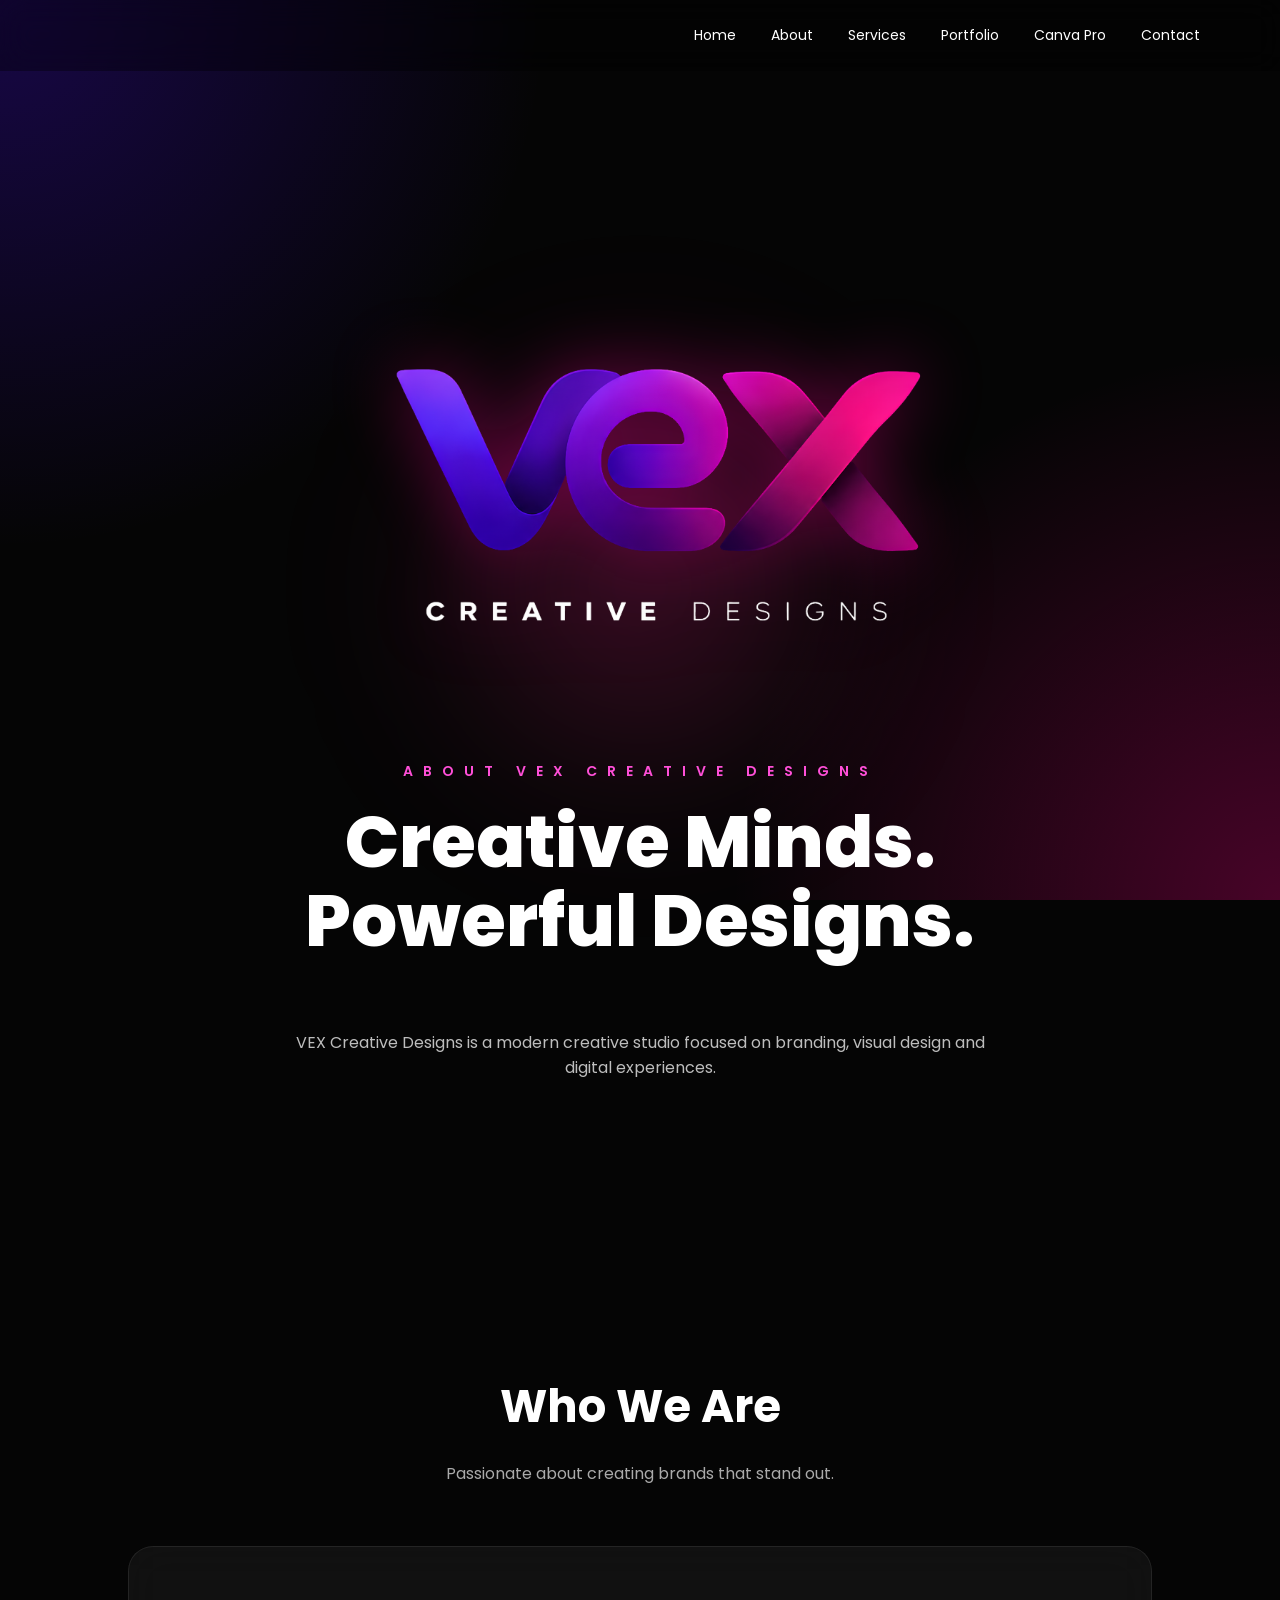
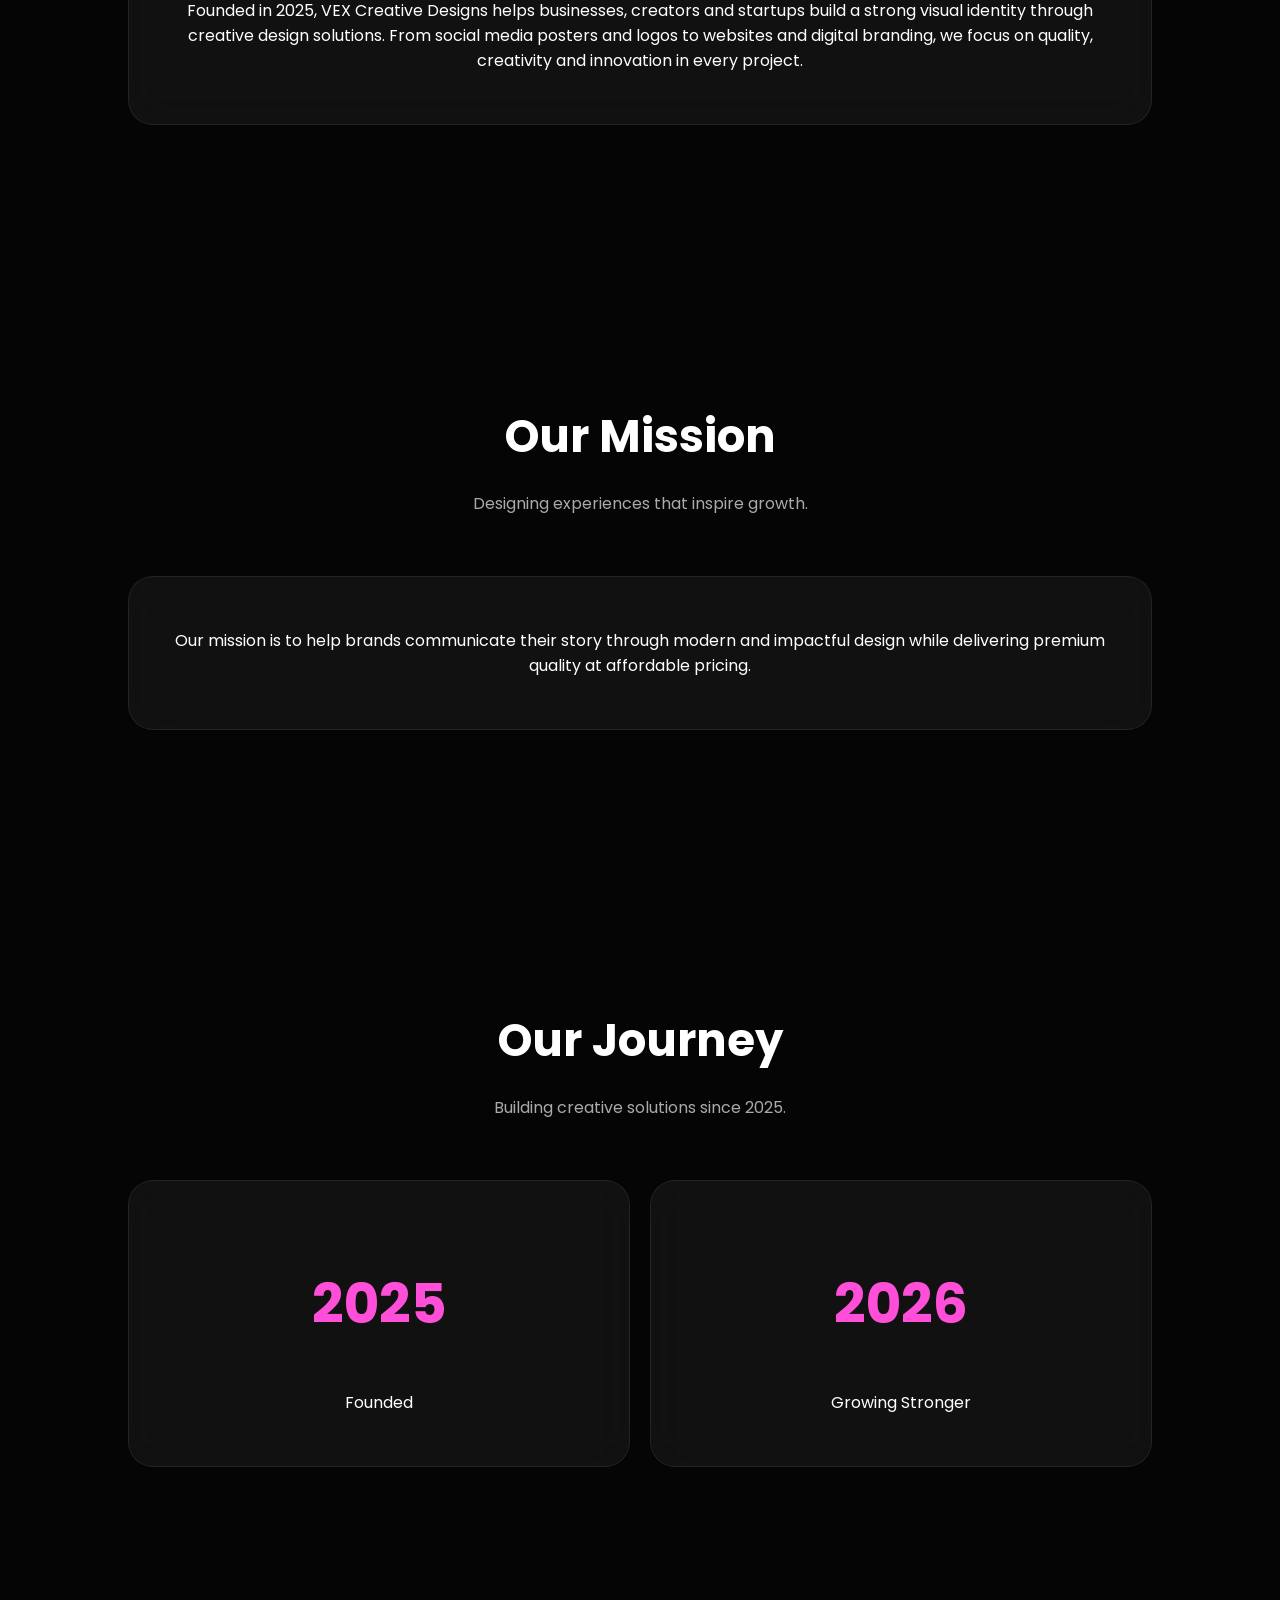
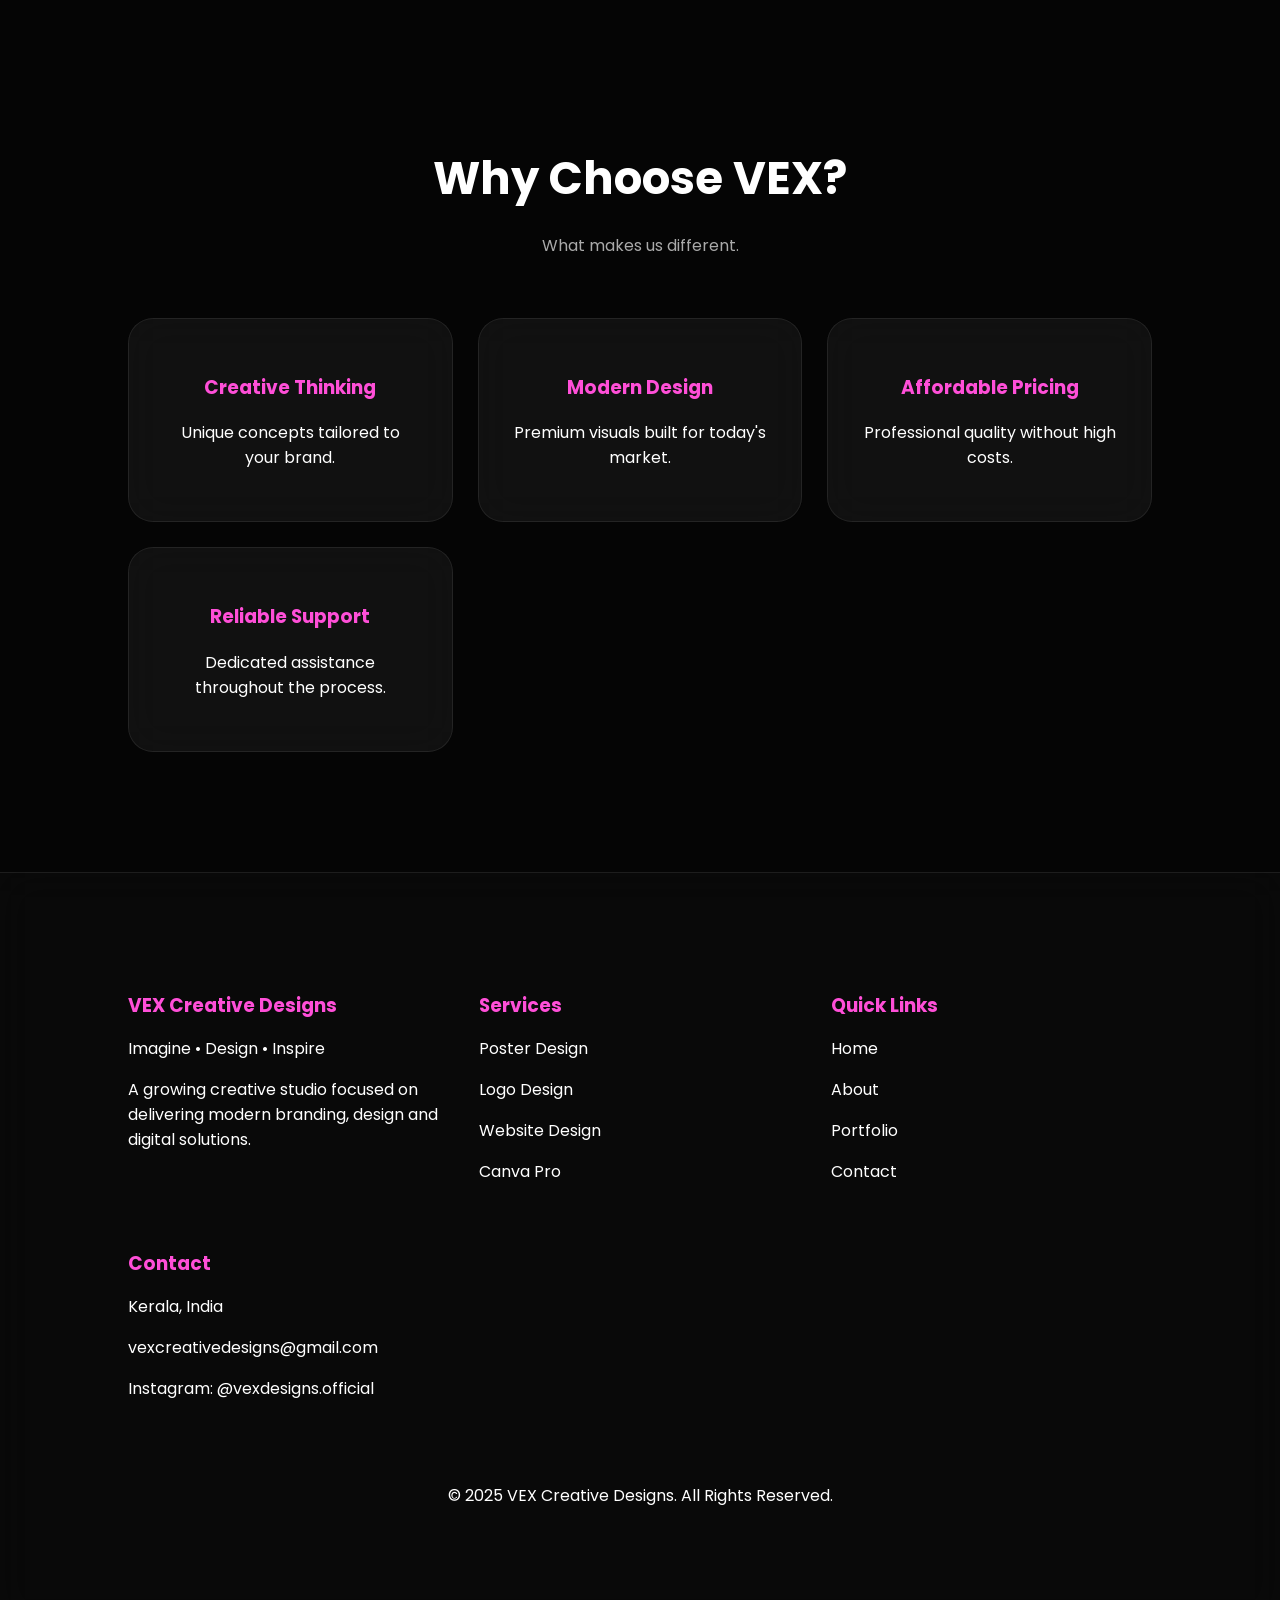
<file: about.html>
<!DOCTYPE html>
<html lang="en">
<head>
<meta charset="UTF-8">
<meta name="viewport" content="width=device-width, initial-scale=1.0">

<title>About VEX Creative Designs | Our Creative Studio</title>

<meta name="description" content="Learn about VEX Creative Designs, a creative studio in Kerala specializing in branding, logo design, social media posters, websites and digital design.">

<meta name="robots" content="index, follow">

<link rel="canonical" href="https://vex.official.work.gd/about.html">

<meta property="og:type" content="website">
<meta property="og:site_name" content="VEX Creative Designs">
<meta property="og:title" content="About VEX Creative Designs | Our Creative Studio">
<meta property="og:description" content="Discover the story, mission and creative approach behind VEX Creative Designs, a modern branding and digital design studio.">
<meta property="og:url" content="https://vex.official.work.gd/about.html">
<meta property="og:image" content="https://vex.official.work.gd/logo.png">

<meta name="twitter:card" content="summary">

<link rel="stylesheet" href="style.css">

<link href="https://fonts.googleapis.com/css2?family=Poppins:wght@300;400;500;600;700;800&display=swap" rel="stylesheet">
</head>

<body>

<div class="bg"></div>

<nav>
<a href="index.html">Home</a>
<a href="about.html">About</a>
<a href="services.html">Services</a>
<a href="portfolio.html">Portfolio</a>
<a href="canva-pro.html">Canva Pro</a>
<a href="contact.html">Contact</a>
</nav>
  
  <section class="hero">

<img src="logo.png" alt="VEX Logo">

<div class="tagline">
ABOUT VEX CREATIVE DESIGNS
</div>

<h1>
Creative Minds.<br>
Powerful Designs.
</h1>

<p>
VEX Creative Designs is a modern creative studio focused on
branding, visual design and digital experiences.
</p>

</section>

<section class="reveal">

<h2 class="title">Who We Are</h2>

<p class="subtitle">
Passionate about creating brands that stand out.
</p>

<div class="card">

<p>
Founded in 2025, VEX Creative Designs helps businesses,
creators and startups build a strong visual identity through
creative design solutions.

From social media posters and logos to websites and digital
branding, we focus on quality, creativity and innovation in
every project.
</p>

</div>

</section>

<section class="reveal">

<h2 class="title">Our Mission</h2>

<p class="subtitle">
Designing experiences that inspire growth.
</p>

<div class="card">

<p>
Our mission is to help brands communicate their story through
modern and impactful design while delivering premium quality
at affordable pricing.
</p>

</div>

</section>

<section class="reveal">

<h2 class="title">Our Journey</h2>

<p class="subtitle">
Building creative solutions since 2025.
</p>

<div class="counter-grid">

<div class="counter">
<h2>2025</h2>
<p>Founded</p>
</div>

<div class="counter">
<h2>2026</h2>
<p>Growing Stronger</p>
</div>

</div>

</section>

<section class="reveal">

<h2 class="title">Why Choose VEX?</h2>

<p class="subtitle">
What makes us different.
</p>

<div class="grid">

<div class="card">
<h3>Creative Thinking</h3>
<p>Unique concepts tailored to your brand.</p>
</div>

<div class="card">
<h3>Modern Design</h3>
<p>Premium visuals built for today's market.</p>
</div>

<div class="card">
<h3>Affordable Pricing</h3>
<p>Professional quality without high costs.</p>
</div>

<div class="card">
<h3>Reliable Support</h3>
<p>Dedicated assistance throughout the process.</p>
</div>

</div>

</section>
<footer>

<div class="footer-grid">

<div>
<h3 class="footer-title">VEX Creative Designs</h3>
<p>Imagine • Design • Inspire</p>
<p>
A growing creative studio focused on delivering modern branding,
design and digital solutions.
</p>
</div>

<div>
<h3 class="footer-title">Services</h3>
<p>Poster Design</p>
<p>Logo Design</p>
<p>Website Design</p>
<p>Canva Pro</p>
</div>

<div>
<h3 class="footer-title">Quick Links</h3>
<p>Home</p>
<p>About</p>
<p>Portfolio</p>
<p>Contact</p>
</div>

<div>
<h3 class="footer-title">Contact</h3>
<p>Kerala, India</p>
<p>vexcreativedesigns@gmail.com</p>
<p>Instagram: @vexdesigns.official</p>
</div>

</div>

<br><br>

<center>
<p>© 2025 VEX Creative Designs. All Rights Reserved.</p>
</center>

</footer>

<script src="script.js"></script>

</body>
</html>
</file>
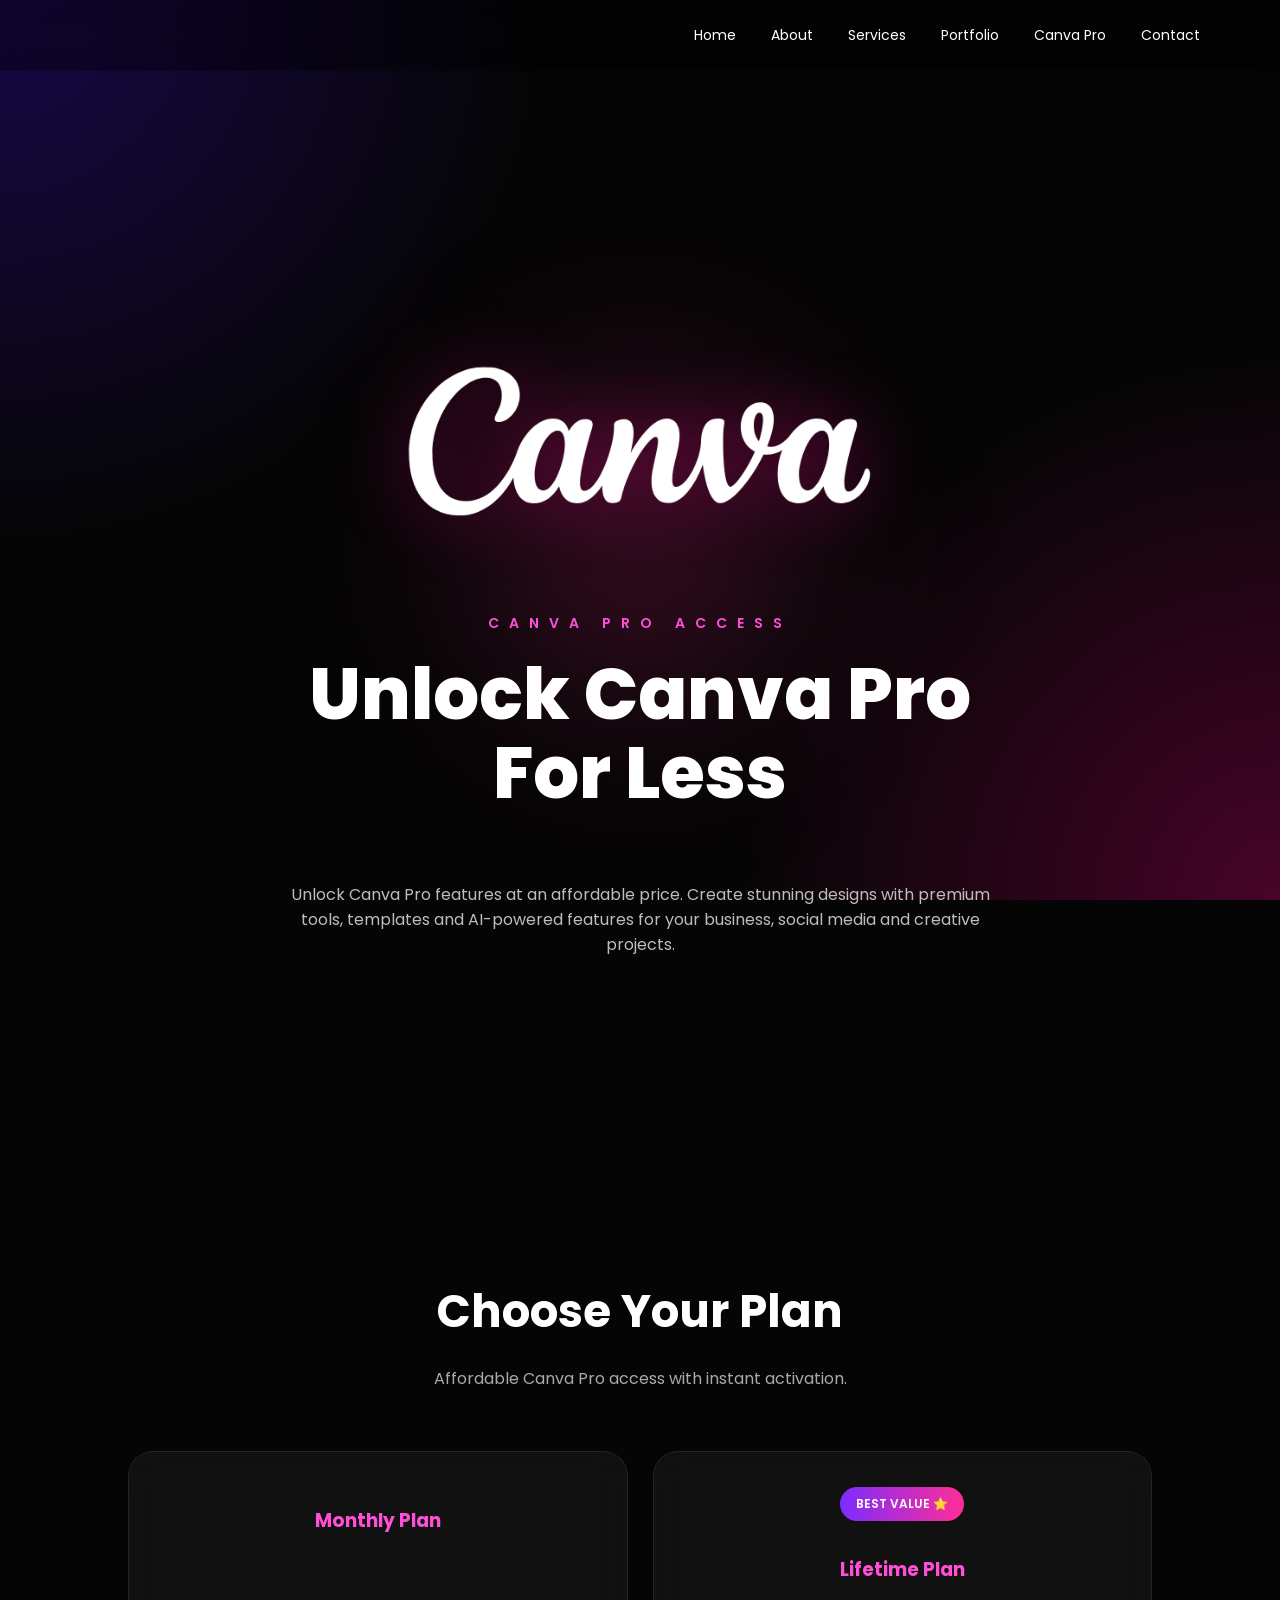
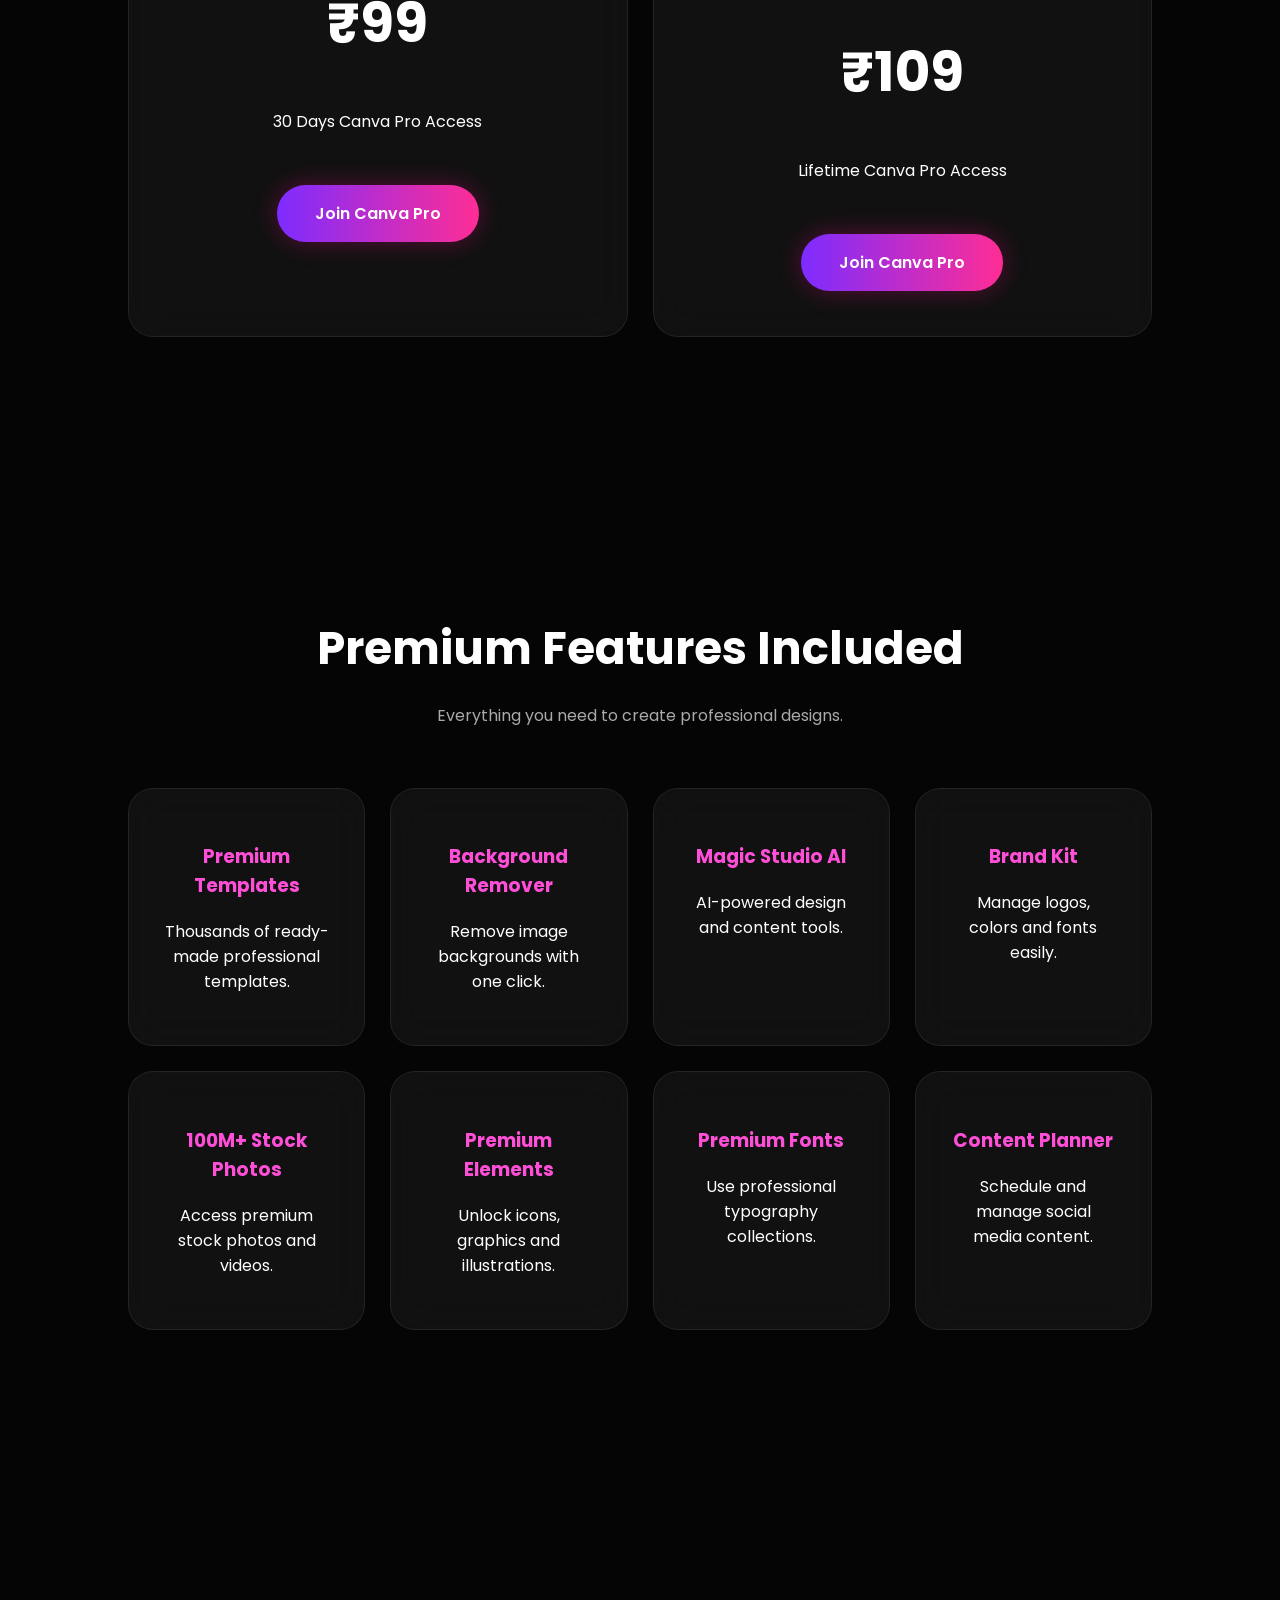
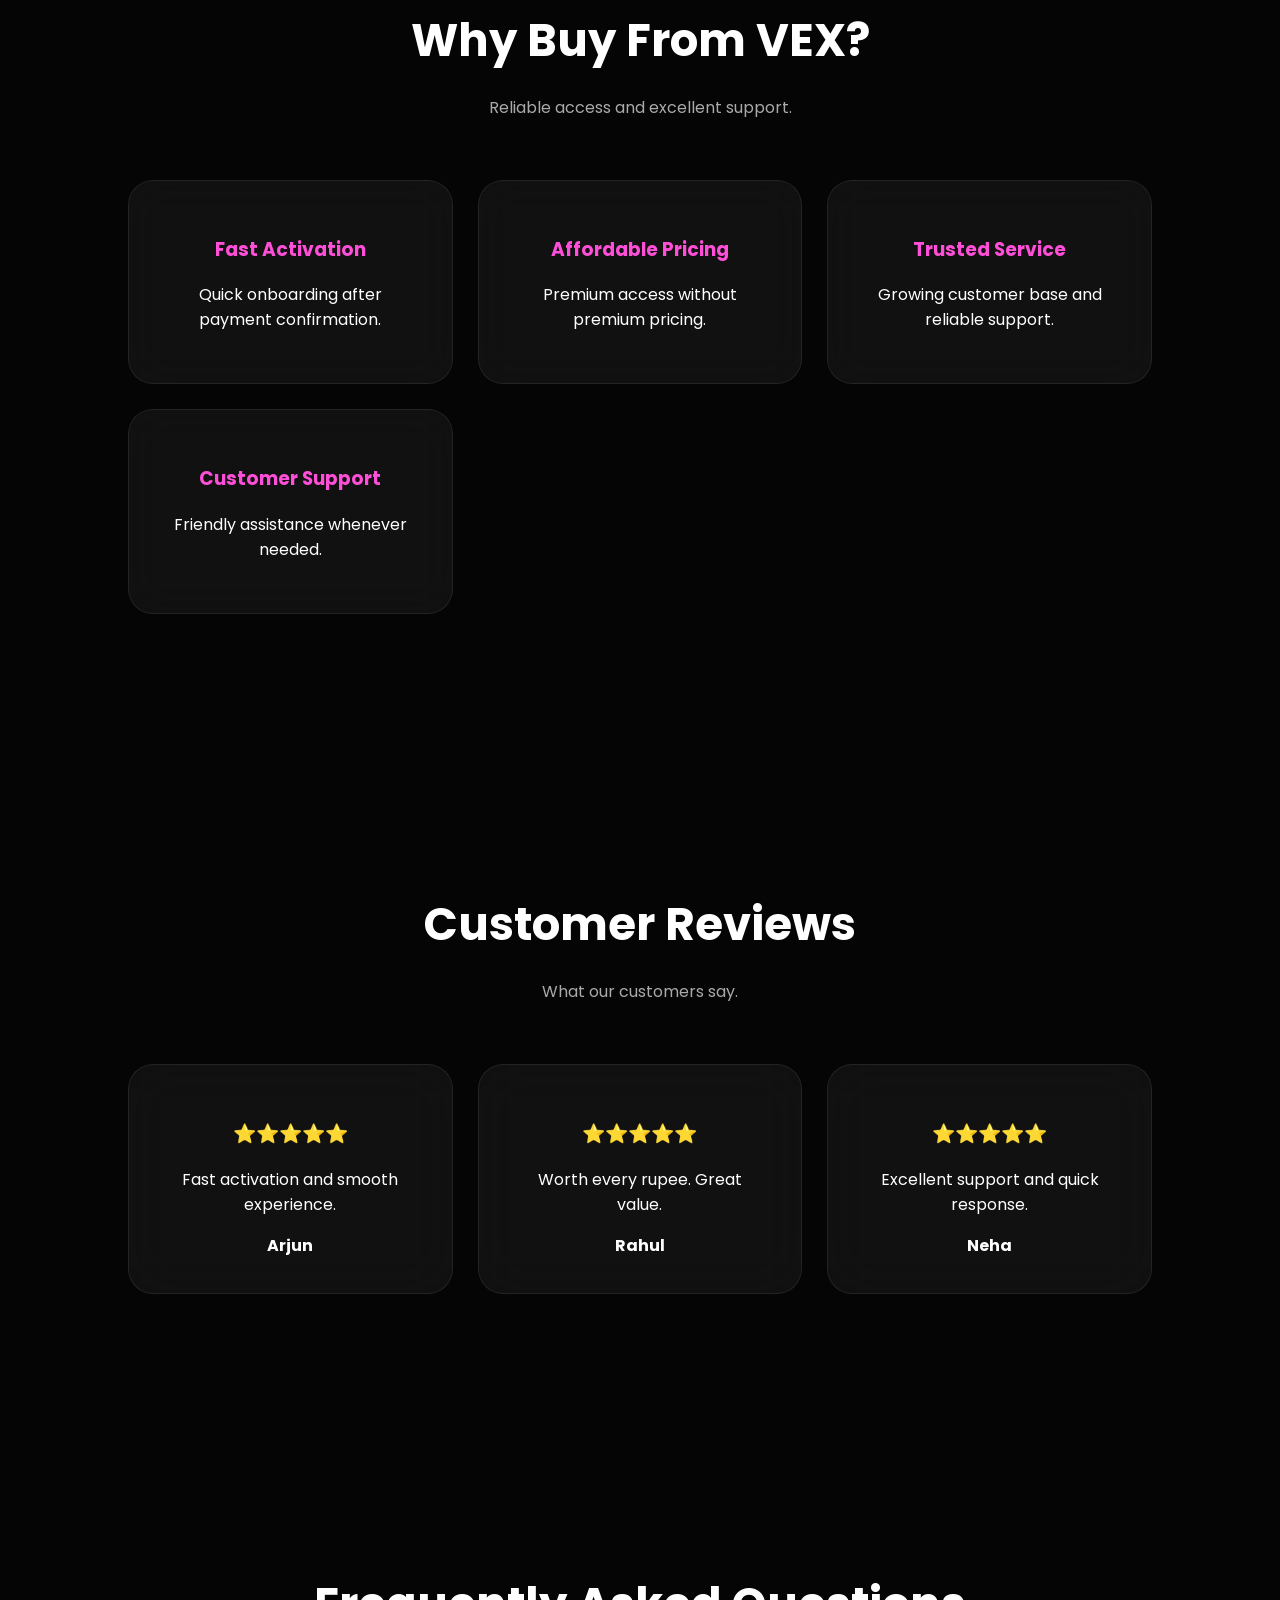
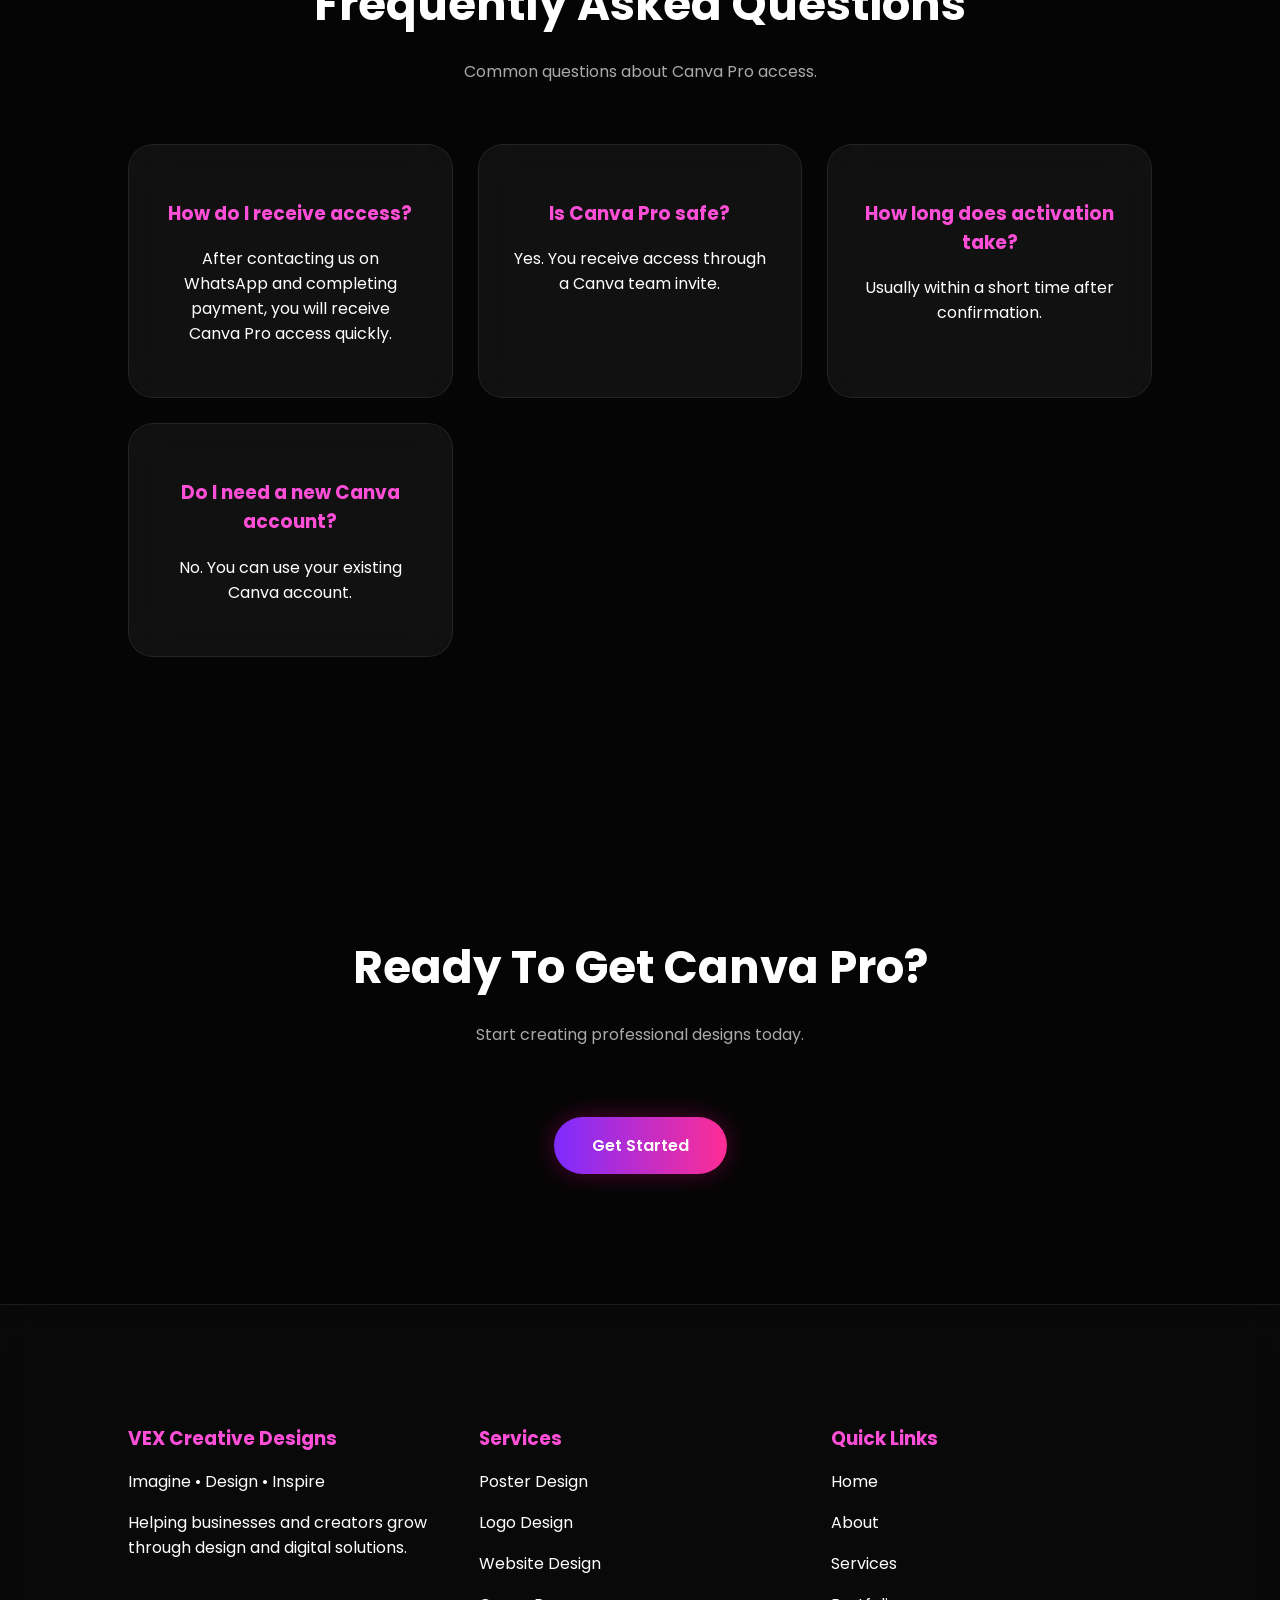
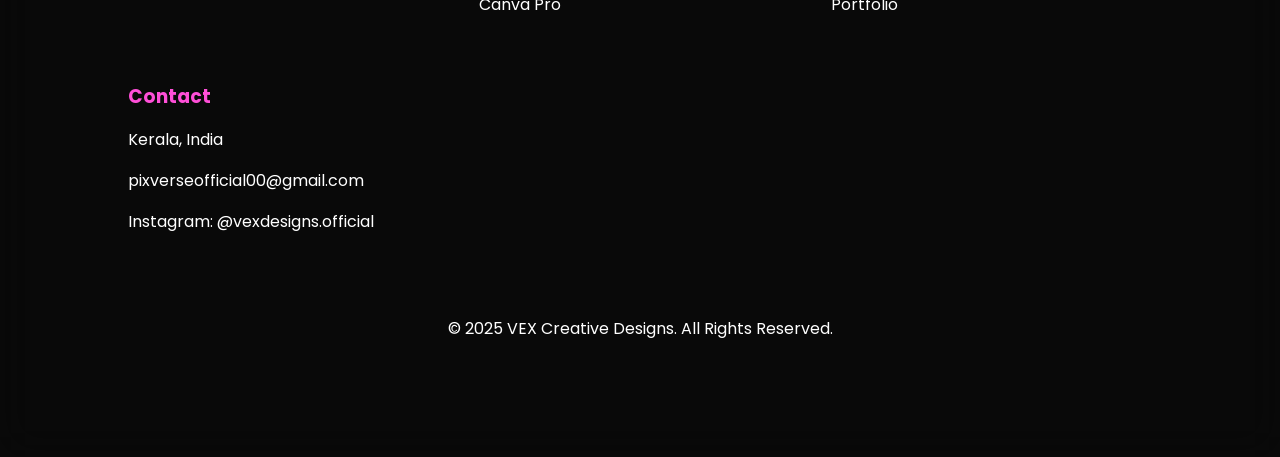
<file: canva-pro.html>
<!DOCTYPE html>



<html lang="en">

<head>

<meta charset="UTF-8">

<meta name="viewport" content="width=device-width, initial-scale=1.0">


<title>Canva Pro Access & Plans | VEX Creative Designs</title>

<meta name="description" content="Explore Canva Pro access plans from VEX Creative Designs. Learn about premium templates, design tools, pricing, activation and available support.">

<meta name="robots" content="index, follow">

<link rel="canonical" href="https://vex.official.work.gd/canva-pro.html">

<meta property="og:type" content="website">
<meta property="og:site_name" content="VEX Creative Designs">
<meta property="og:title" content="Canva Pro Access & Plans | VEX Creative Designs">
<meta property="og:description" content="Explore Canva Pro access plans, premium creative tools, pricing information and support from VEX Creative Designs.">
<meta property="og:url" content="https://vex.official.work.gd/canva-pro.html">
<meta property="og:image" content="https://vex.official.work.gd/logo.png">
<meta property="og:image:alt" content="VEX Creative Designs Logo">

<meta name="twitter:card" content="summary">

<link rel="icon" type="image/png" href="https://vex.official.work.gd/logo.png">
<link rel="apple-touch-icon" href="https://vex.official.work.gd/logo.png">

<meta name="theme-color" content="#10051f">



<link rel="stylesheet" href="style.css">



<link href="https://fonts.googleapis.com/css2?family=Poppins:wght@300;400;500;600;700;800&display=swap" rel="stylesheet">

</head>



<body>



<div class="bg"></div>



<!-- NAVBAR -->



<nav>

<a href="index.html">Home</a>

<a href="about.html">About</a>

<a href="services.html">Services</a>

<a href="portfolio.html">Portfolio</a>

<a href="canva-pro.html">Canva Pro</a>

<a href="contact.html">Contact</a>

</nav>



<!-- HERO -->



<section class="hero">



<img src="canva-logo.png" alt="Canva Pro Logo">



<div class="tagline">

CANVA PRO ACCESS

</div>



<h1>

Unlock Canva Pro<br>

For Less

</h1>



<p>

Unlock Canva Pro features at an affordable price.

Create stunning designs with premium tools,

templates and AI-powered features for your

business, social media and creative projects.

</p>



</section>



<!-- PRICING -->



<section class="reveal">



<h2 class="title">Choose Your Plan</h2>



<p class="subtitle">

Affordable Canva Pro access with instant activation.

</p>



<div class="grid">



<div class="card">



<h3>Monthly Plan</h3>



<h1 style="font-size:55px;">₹99</h1>



<p>30 Days Canva Pro Access</p>



<br>



<a href="https://wa.me/918891404464?text=Hi%20VEX,%20I%20want%20to%20join%20Canva%20Pro%20Monthly%20Plan%20₹99"

class="btn primary">



Join Canva Pro



</a>



</div>



<div class="card">



<div style="

display:inline-block;

padding:8px 16px;

border-radius:30px;

background:linear-gradient(90deg,#7d2cff,#ff2d95);

font-size:12px;

font-weight:600;

margin-bottom:15px;">



BEST VALUE ⭐



</div>



<h3>Lifetime Plan</h3>



<h1 style="font-size:55px;">₹109</h1>



<p>Lifetime Canva Pro Access</p>



<br>



<a href="https://wa.me/918891404464?text=Hi%20VEX,%20I%20want%20to%20join%20Canva%20Pro%20Lifetime%20Plan%20₹109"

class="btn primary">



Join Canva Pro



</a>



</div>



</div>



</section>



<!-- FEATURES -->



<section class="reveal">



<h2 class="title">Premium Features Included</h2>



<p class="subtitle">

Everything you need to create professional designs.

</p>



<div class="features-grid">


<div class="card">

<h3>Premium Templates</h3>

<p>Thousands of ready-made professional templates.</p>

</div>



<div class="card">

<h3>Background Remover</h3>

<p>Remove image backgrounds with one click.</p>

</div>



<div class="card">

<h3>Magic Studio AI</h3>

<p>AI-powered design and content tools.</p>

</div>



<div class="card">

<h3>Brand Kit</h3>

<p>Manage logos, colors and fonts easily.</p>

</div>



<div class="card">

<h3>100M+ Stock Photos</h3>

<p>Access premium stock photos and videos.</p>

</div>



<div class="card">

<h3>Premium Elements</h3>

<p>Unlock icons, graphics and illustrations.</p>

</div>



<div class="card">

<h3>Premium Fonts</h3>

<p>Use professional typography collections.</p>

</div>



<div class="card">

<h3>Content Planner</h3>

<p>Schedule and manage social media content.</p>

</div>



</div>



</section>



<!-- WHY CHOOSE -->



<section class="reveal">



<h2 class="title">Why Buy From VEX?</h2>



<p class="subtitle">

Reliable access and excellent support.

</p>



<div class="grid">



<div class="card">

<h3>Fast Activation</h3>

<p>Quick onboarding after payment confirmation.</p>

</div>



<div class="card">

<h3>Affordable Pricing</h3>

<p>Premium access without premium pricing.</p>

</div>



<div class="card">

<h3>Trusted Service</h3>

<p>Growing customer base and reliable support.</p>

</div>



<div class="card">

<h3>Customer Support</h3>

<p>Friendly assistance whenever needed.</p>

</div>



</div>



</section>



<!-- TESTIMONIALS -->



<section class="reveal">



<h2 class="title">Customer Reviews</h2>



<p class="subtitle">

What our customers say.

</p>



<div class="grid">



<div class="testimonial">

<h3>⭐⭐⭐⭐⭐</h3>

<p>Fast activation and smooth experience.</p>

<b>Arjun</b>

</div>



<div class="testimonial">

<h3>⭐⭐⭐⭐⭐</h3>

<p>Worth every rupee. Great value.</p>

<b>Rahul</b>

</div>



<div class="testimonial">

<h3>⭐⭐⭐⭐⭐</h3>

<p>Excellent support and quick response.</p>

<b>Neha</b>

</div>



</div>



</section>



<!-- FAQ -->



<section class="reveal">



<h2 class="title">Frequently Asked Questions</h2>



<p class="subtitle">

Common questions about Canva Pro access.

</p>



<div class="grid">



<div class="card">

<h3>How do I receive access?</h3>

<p>

After contacting us on WhatsApp and completing payment,

you will receive Canva Pro access quickly.

</p>

</div>



<div class="card">

<h3>Is Canva Pro safe?</h3>

<p>

Yes. You receive access through a Canva team invite.

</p>

</div>



<div class="card">

<h3>How long does activation take?</h3>

<p>

Usually within a short time after confirmation.

</p>

</div>



<div class="card">

<h3>Do I need a new Canva account?</h3>

<p>

No. You can use your existing Canva account.

</p>

</div>



</div>



</section>



<!-- CTA -->



<section class="reveal" id="start-project">



<h2 class="title">

Ready To Get Canva Pro?

</h2>



<p class="subtitle">

Start creating professional designs today.

</p>



<div style="text-align:center">



<a href="javascript:void(0)"

class="btn primary"

onclick="openForm()">



Get Started



</a>



</div>



</section>



<!-- FOOTER -->



<footer>



<div class="footer-grid">



<div>



<h3 class="footer-title">

VEX Creative Designs

</h3>



<p>

Imagine • Design • Inspire

</p>



<p>

Helping businesses and creators grow through

design and digital solutions.

</p>



</div>



<div>



<h3 class="footer-title">

Services

</h3>



<p>Poster Design</p>

<p>Logo Design</p>

<p>Website Design</p>

<p>Canva Pro</p>



</div>



<div>



<h3 class="footer-title">

Quick Links

</h3>



<p>Home</p>

<p>About</p>

<p>Services</p>

<p>Portfolio</p>



</div>



<div>



<h3 class="footer-title">

Contact

</h3>



<p>Kerala, India</p>




<p>pixverseofficial00@gmail.com</p>



<p>Instagram: @vexdesigns.official</p>



</div>



</div>



<br><br>



<center>



<p>

© 2025 VEX Creative Designs. All Rights Reserved.

</p>



</center>



</footer>



<!-- POPUP FORM -->



<div class="popup-form" id="popupForm">



<div class="form-box">



<span class="close-btn" onclick="closeForm()">✕</span>



<h2>Start Your Project</h2>



<form id="projectForm">



<input type="text" id="name" placeholder="Full Name" required>



<input type="email" id="email" placeholder="Email Address" required>



<input type="tel" id="phone" placeholder="Mobile Number" required>



<input type="text" id="brand" placeholder="Business / Brand Name">



<select id="service">

<option>Canva Pro Monthly ₹99</option>

<option>Canva Pro Lifetime ₹109</option>

</select>



<textarea

id="details"

placeholder="Additional details..."

rows="5"></textarea>



<button

type="button"

class="btn primary"

onclick="sendWhatsApp()">



Send Request



</button>



</form>



</div>



</div>



<script src="script.js"></script>



</body>

</html>
</file>
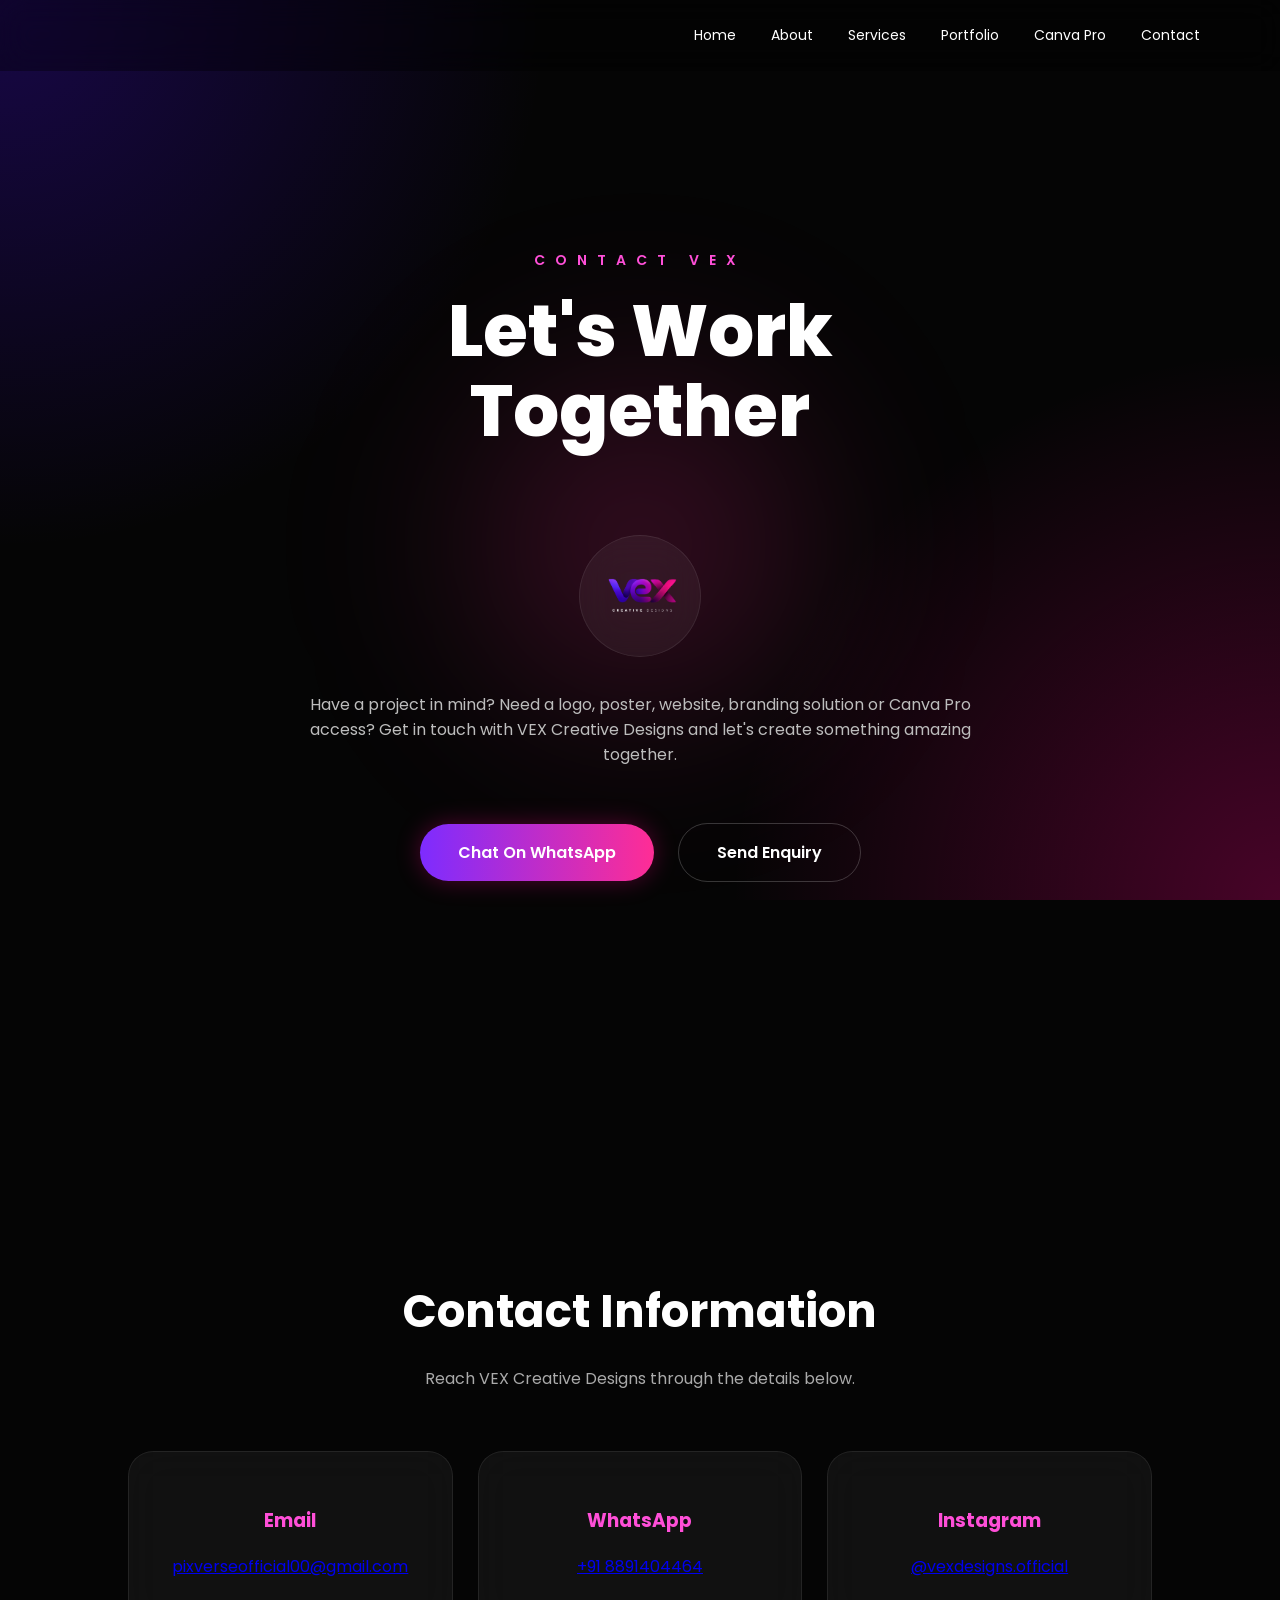
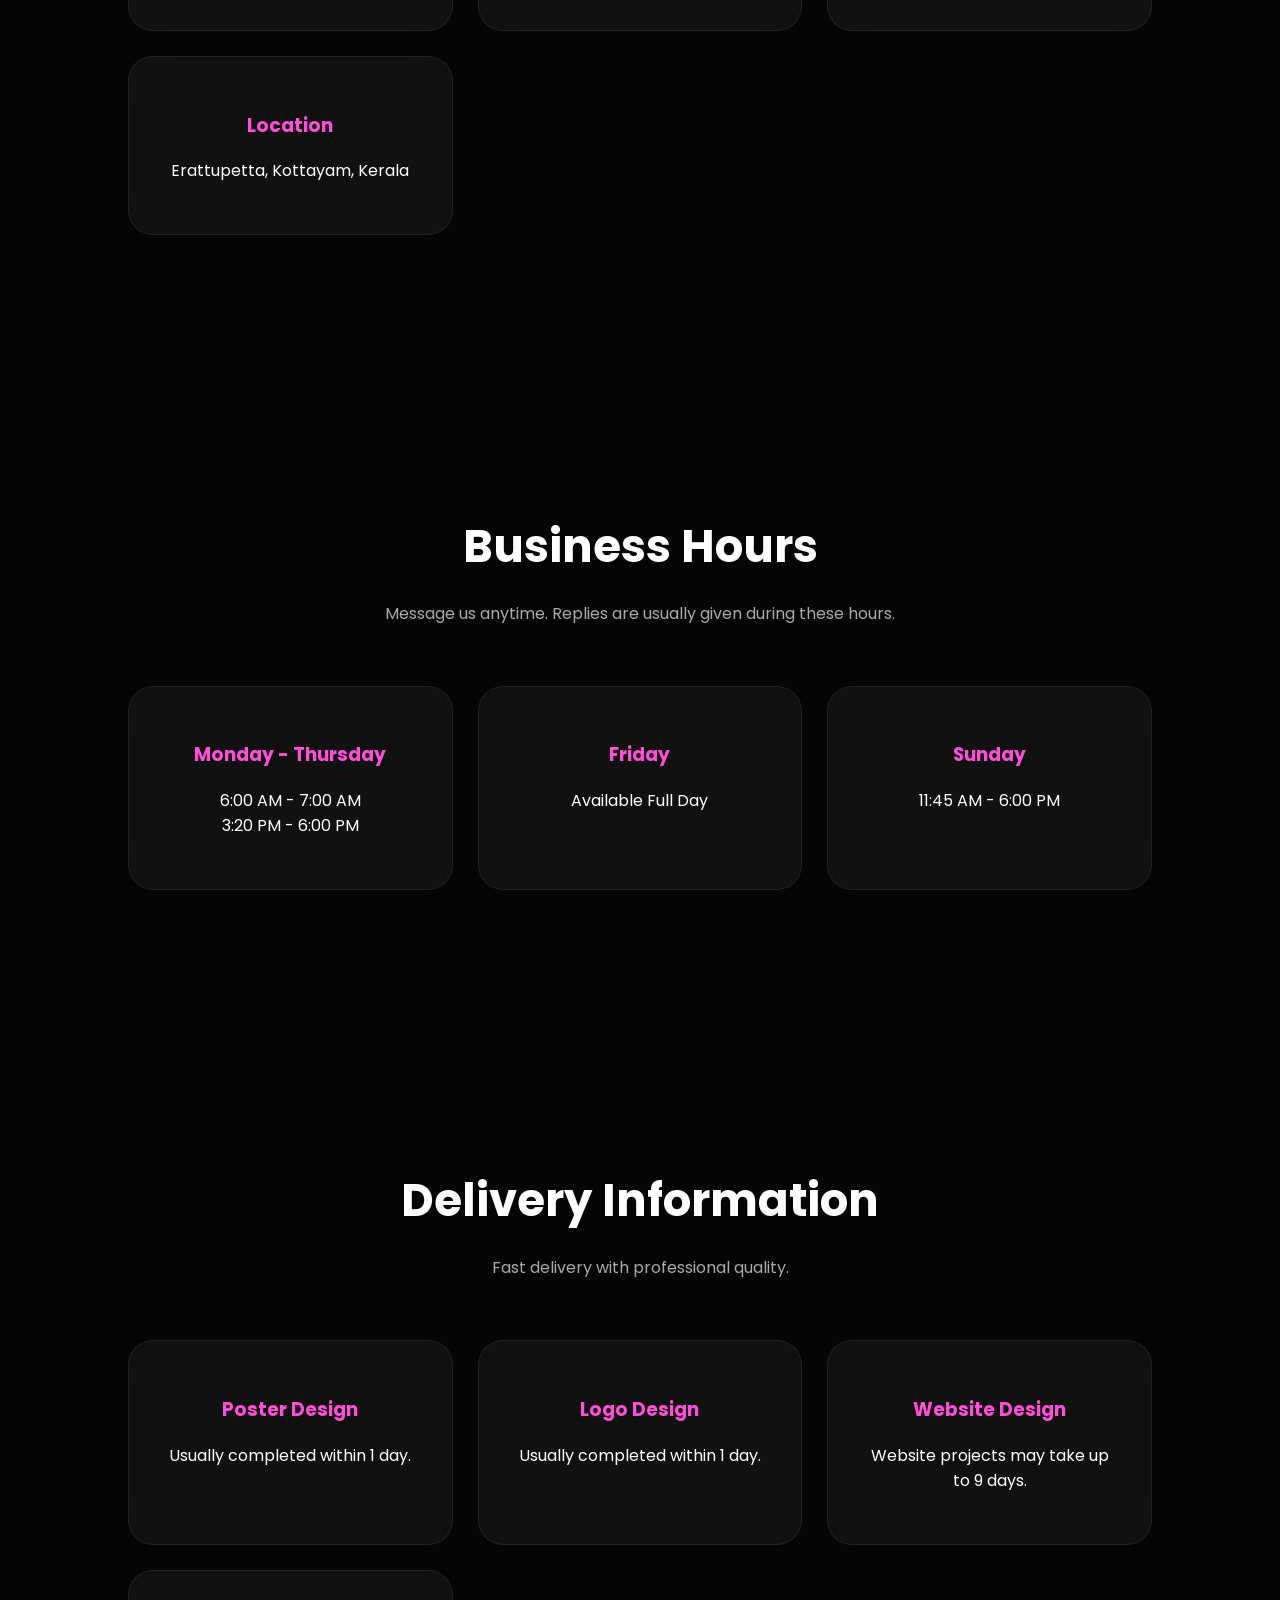
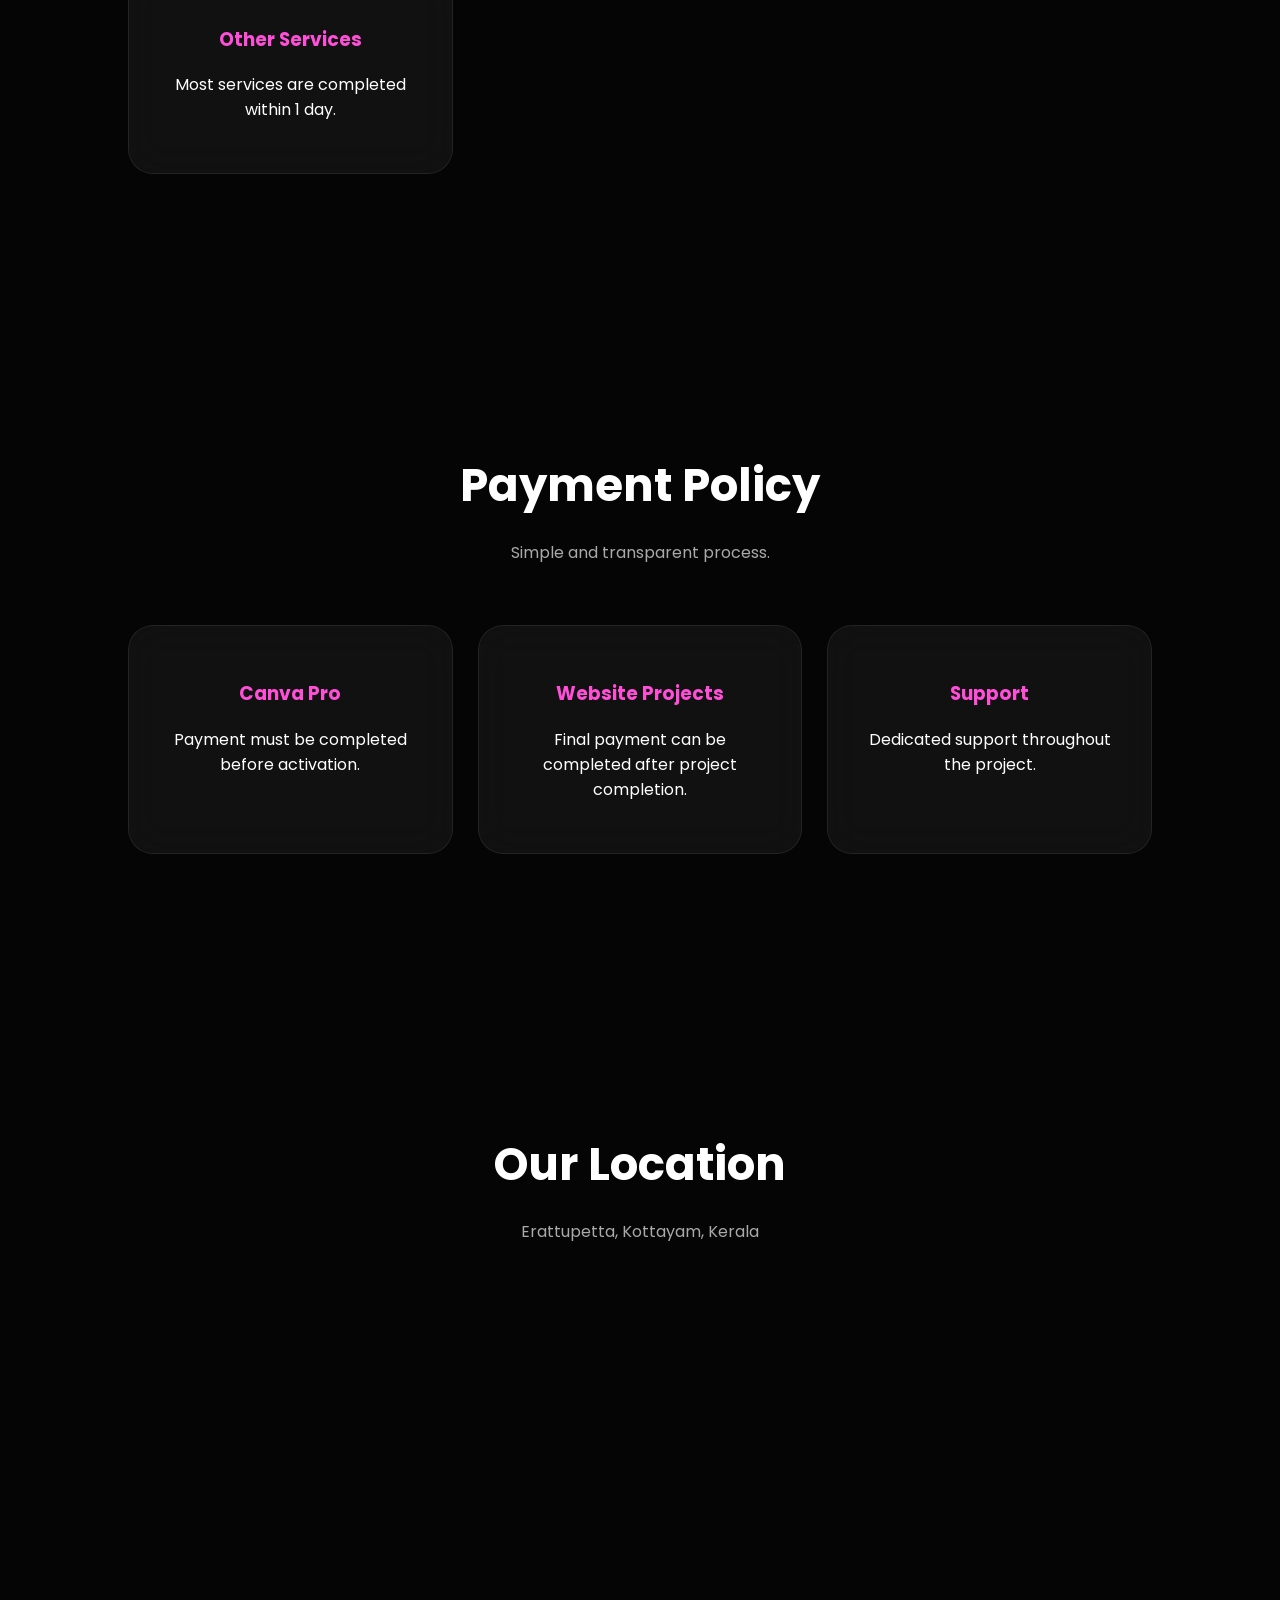
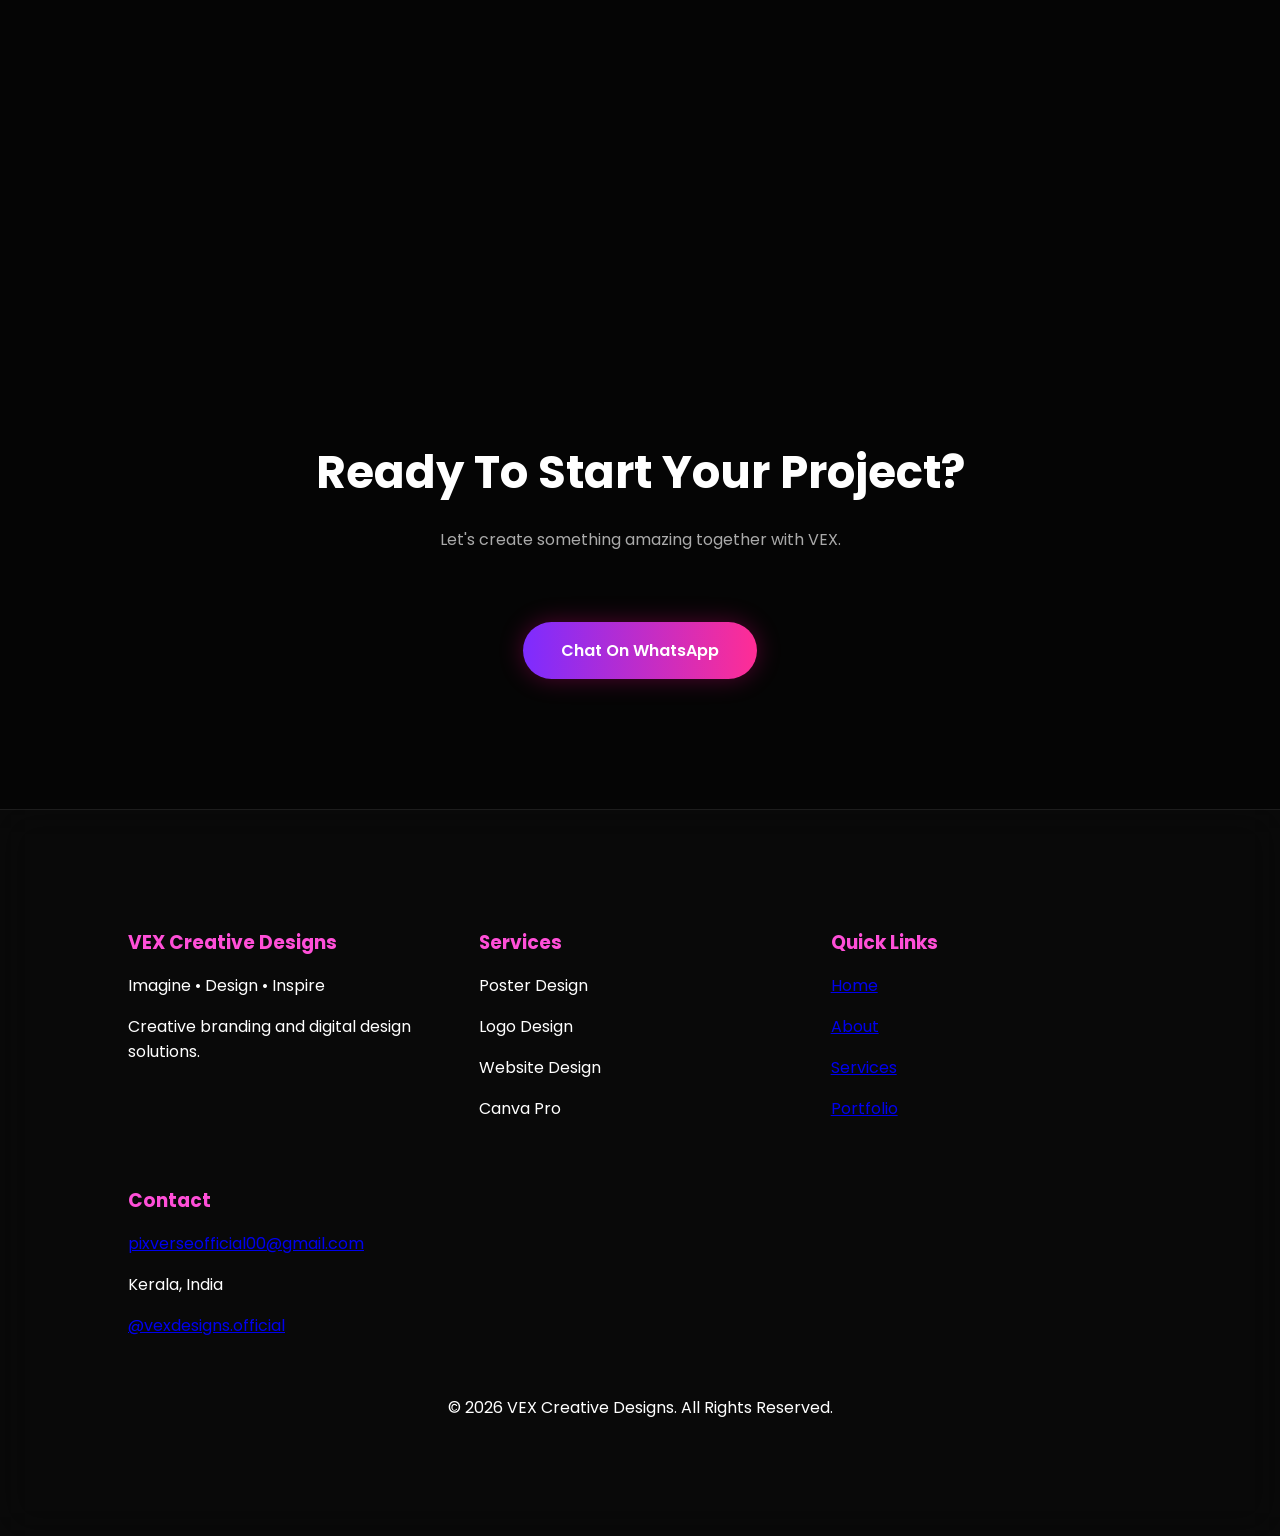
<file: contact.html>
<!DOCTYPE html>
<html lang="en">
<head>
<meta charset="UTF-8">
<meta name="viewport" content="width=device-width, initial-scale=1.0">

<title>Contact VEX Creative Designs | Start Your Project</title>

<meta name="description" content="Contact VEX Creative Designs in Kerala for logo design, posters, website design and branding services. Get in touch to discuss your creative project.">
<meta name="robots" content="index, follow">
<link rel="canonical" href="https://vex.official.work.gd/contact.html">

<meta property="og:type" content="website">
<meta property="og:site_name" content="VEX Creative Designs">
<meta property="og:title" content="Contact VEX Creative Designs | Start Your Project">
<meta property="og:description" content="Get in touch with VEX Creative Designs for professional logos, promotional posters, website design and creative branding services.">
<meta property="og:url" content="https://vex.official.work.gd/contact.html">
<meta property="og:image" content="https://vex.official.work.gd/logo.png">
<meta property="og:image:alt" content="VEX Creative Designs logo">

<meta name="twitter:card" content="summary">
<meta name="twitter:title" content="Contact VEX Creative Designs">
<meta name="twitter:description" content="Let's create something amazing together. Contact VEX for professional creative design services.">

<link rel="icon" type="image/png" href="https://vex.official.work.gd/logo.png">
<link rel="apple-touch-icon" href="https://vex.official.work.gd/logo.png">
<meta name="theme-color" content="#10051f">

<link rel="stylesheet" href="style.css">
<link href="https://fonts.googleapis.com/css2?family=Poppins:wght@300;400;500;600;700;800&display=swap" rel="stylesheet">
</head>

<body>

<div class="bg"></div>

<!-- NAVBAR -->

<nav>
<a href="index.html">Home</a>
<a href="about.html">About</a>
<a href="services.html">Services</a>
<a href="portfolio.html">Portfolio</a>
<a href="canva-pro.html">Canva Pro</a>
<a href="contact.html">Contact</a>
</nav>

<!-- HERO -->

<section class="hero">

<div class="tagline">
CONTACT VEX
</div>

<h1>
Let's Work<br>
Together
</h1>

<div class="contact-logo">
<img src="logo.png" alt="VEX Creative Designs Logo">
</div>

<p>
Have a project in mind? Need a logo, poster,
website, branding solution or Canva Pro access?

Get in touch with VEX Creative Designs
and let's create something amazing together.
</p>

<div class="buttons">

<a href="https://wa.me/918891404464?text=Hello%20VEX%20Creative%20Designs%2C%20I%20would%20like%20to%20know%20more%20about%20your%20services."
class="btn primary"
target="_blank"
rel="noopener noreferrer">
Chat On WhatsApp
</a>

<a href="javascript:void(0)"
class="btn secondary"
onclick="openForm()">
Send Enquiry
</a>

</div>
</section>

<!-- CONTACT INFO -->

<section class="reveal">

<h2 class="title">Contact Information</h2>

<p class="subtitle">
Reach VEX Creative Designs through the details below.
</p>

<div class="grid">

<div class="card">
<h3>Email</h3>
<p>
<a href="mailto:pixverseofficial00@gmail.com">
pixverseofficial00@gmail.com
</a>
</p>
</div>

<div class="card">
<h3>WhatsApp</h3>
<p>
<a href="https://wa.me/918891404464"
target="_blank"
rel="noopener noreferrer">
+91 8891404464
</a>
</p>
</div>

<div class="card">
<h3>Instagram</h3>
<p>
<a href="https://www.instagram.com/vexdesigns.official/"
target="_blank"
rel="noopener noreferrer">
@vexdesigns.official
</a>
</p>
</div>

<div class="card">
<h3>Location</h3>
<p>Erattupetta, Kottayam, Kerala</p>
</div>

</div>
</section>

<!-- BUSINESS HOURS -->

<section class="reveal">

<h2 class="title">Business Hours</h2>

<p class="subtitle">
Message us anytime. Replies are usually given during these hours.
</p>

<div class="grid">

<div class="card">
<h3>Monday - Thursday</h3>
<p>
6:00 AM - 7:00 AM<br>
3:20 PM - 6:00 PM
</p>
</div>

<div class="card">
<h3>Friday</h3>
<p>Available Full Day</p>
</div>

<div class="card">
<h3>Sunday</h3>
<p>11:45 AM - 6:00 PM</p>
</div>

</div>
</section>

<!-- DELIVERY DETAILS -->

<section class="reveal">

<h2 class="title">Delivery Information</h2>

<p class="subtitle">
Fast delivery with professional quality.
</p>

<div class="grid">

<div class="card">
<h3>Poster Design</h3>
<p>Usually completed within 1 day.</p>
</div>

<div class="card">
<h3>Logo Design</h3>
<p>Usually completed within 1 day.</p>
</div>

<div class="card">
<h3>Website Design</h3>
<p>Website projects may take up to 9 days.</p>
</div>

<div class="card">
<h3>Other Services</h3>
<p>Most services are completed within 1 day.</p>
</div>

</div>
</section>

<!-- PAYMENT POLICY -->

<section class="reveal">

<h2 class="title">Payment Policy</h2>

<p class="subtitle">
Simple and transparent process.
</p>

<div class="grid">

<div class="card">
<h3>Canva Pro</h3>
<p>Payment must be completed before activation.</p>
</div>

<div class="card">
<h3>Website Projects</h3>
<p>Final payment can be completed after project completion.</p>
</div>

<div class="card">
<h3>Support</h3>
<p>Dedicated support throughout the project.</p>
</div>

</div>
</section>

<!-- MAP -->

<section class="reveal">

<h2 class="title">Our Location</h2>

<p class="subtitle">
Erattupetta, Kottayam, Kerala
</p>

<div style="border-radius:25px;overflow:hidden;">

<iframe
src="https://maps.google.com/maps?q=Erattupetta,Kottayam,Kerala&amp;t=&amp;z=13&amp;ie=UTF8&amp;iwloc=&amp;output=embed"
title="Location map - Erattupetta, Kottayam, Kerala"
width="100%"
height="450"
style="border:0;"
allowfullscreen
loading="lazy">
</iframe>

</div>
</section>

<!-- CTA -->

<section class="reveal">

<h2 class="title">
Ready To Start Your Project?
</h2>

<p class="subtitle">
Let's create something amazing together with VEX.
</p>

<div style="text-align:center;">

<a href="https://wa.me/918891404464?text=Hello%20VEX%20Creative%20Designs%2C%20I%20would%20like%20to%20start%20a%20project."
target="_blank"
rel="noopener noreferrer"
class="btn primary">
Chat On WhatsApp
</a>

</div>
</section>

<!-- FOOTER -->

<footer>

<div class="footer-grid">

<div>
<h3 class="footer-title">VEX Creative Designs</h3>
<p>Imagine • Design • Inspire</p>
<p>Creative branding and digital design solutions.</p>
</div>

<div>
<h3 class="footer-title">Services</h3>
<p>Poster Design</p>
<p>Logo Design</p>
<p>Website Design</p>
<p>Canva Pro</p>
</div>

<div>
<h3 class="footer-title">Quick Links</h3>
<p><a href="index.html">Home</a></p>
<p><a href="about.html">About</a></p>
<p><a href="services.html">Services</a></p>
<p><a href="portfolio.html">Portfolio</a></p>
</div>

<div>
<h3 class="footer-title">Contact</h3>

<p>
<a href="mailto:pixverseofficial00@gmail.com">
pixverseofficial00@gmail.com
</a>
</p>

<p>Kerala, India</p>

<p>
<a href="https://www.instagram.com/vexdesigns.official/"
target="_blank"
rel="noopener noreferrer">
@vexdesigns.official
</a>
</p>

</div>
</div>

<br>

<center>
<p>© 2026 VEX Creative Designs. All Rights Reserved.</p>
</center>

</footer>

<!-- POPUP FORM -->

<div class="popup-form" id="popupForm">

<div class="form-box">

<span class="close-btn" onclick="closeForm()">✕</span>

<h2>Start Your Project</h2>

<form id="projectForm">

<input type="text" id="name" placeholder="Full Name" required>
<input type="email" id="email" placeholder="Email Address" required>
<input type="tel" id="phone" placeholder="Mobile Number" required>
<input type="text" id="brand" placeholder="Business / Brand Name">

<select id="service">
<option>Poster Design</option>
<option>Logo Design</option>
<option>Website Design</option>
<option>Canva Pro Access</option>
<option>Branding</option>
</select>

<textarea
id="details"
placeholder="Describe your project..."
rows="5"></textarea>

<button
type="button"
class="btn primary"
onclick="sendWhatsApp()">
Send Request
</button>

</form>

</div>
</div>

<script src="script.js"></script>

</body>
</html>
</file>
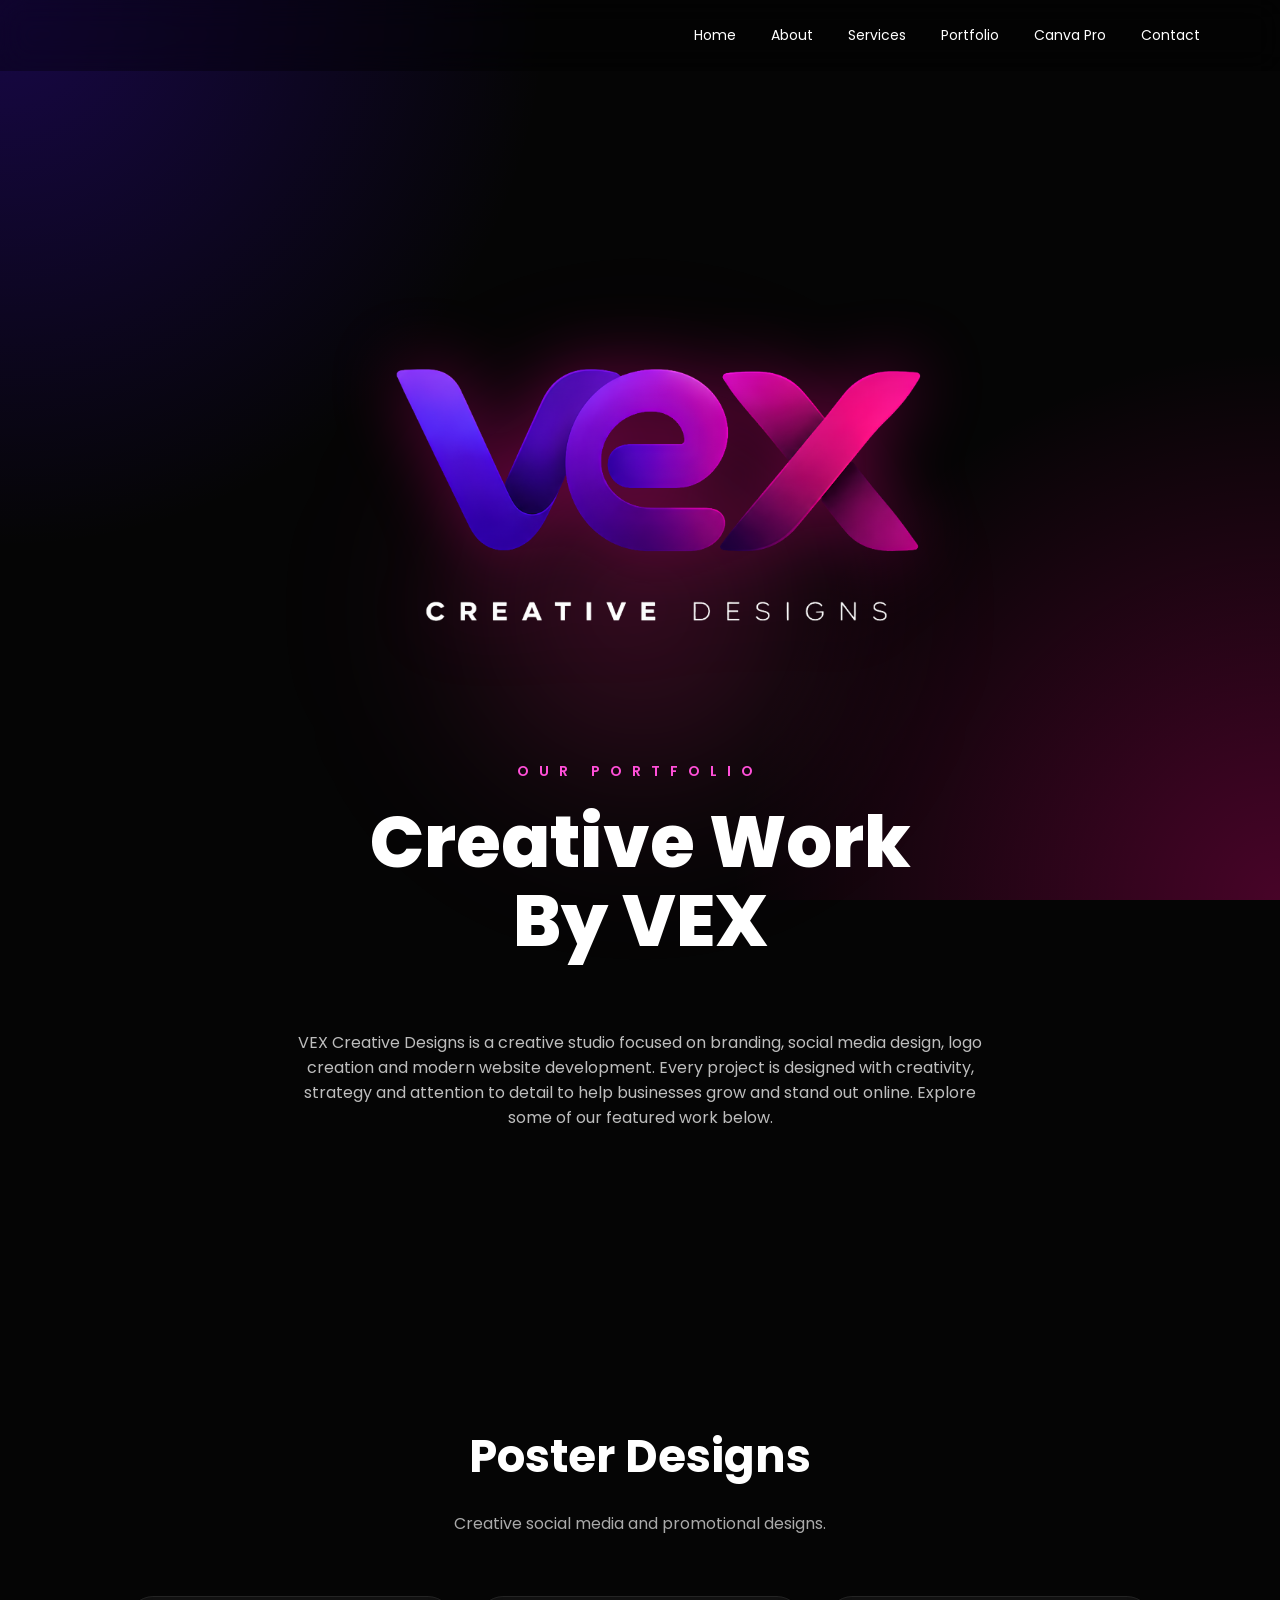
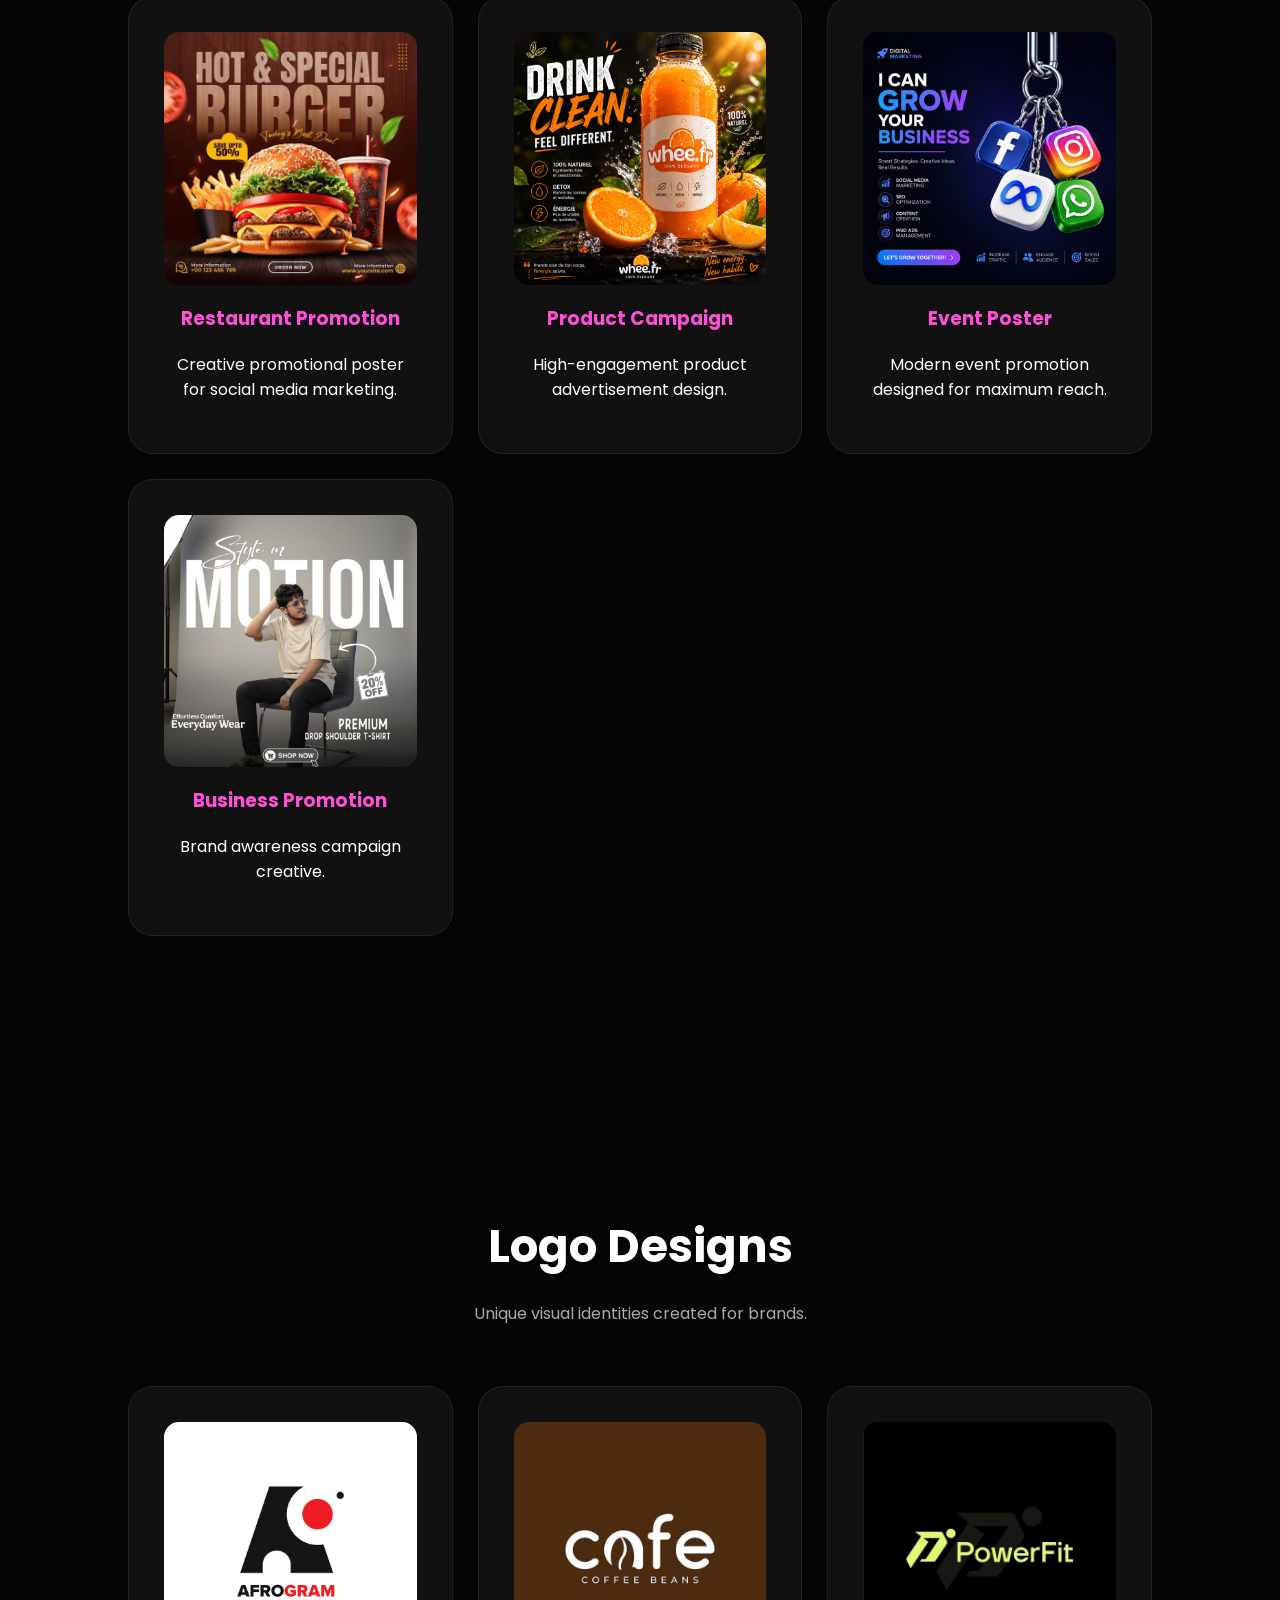
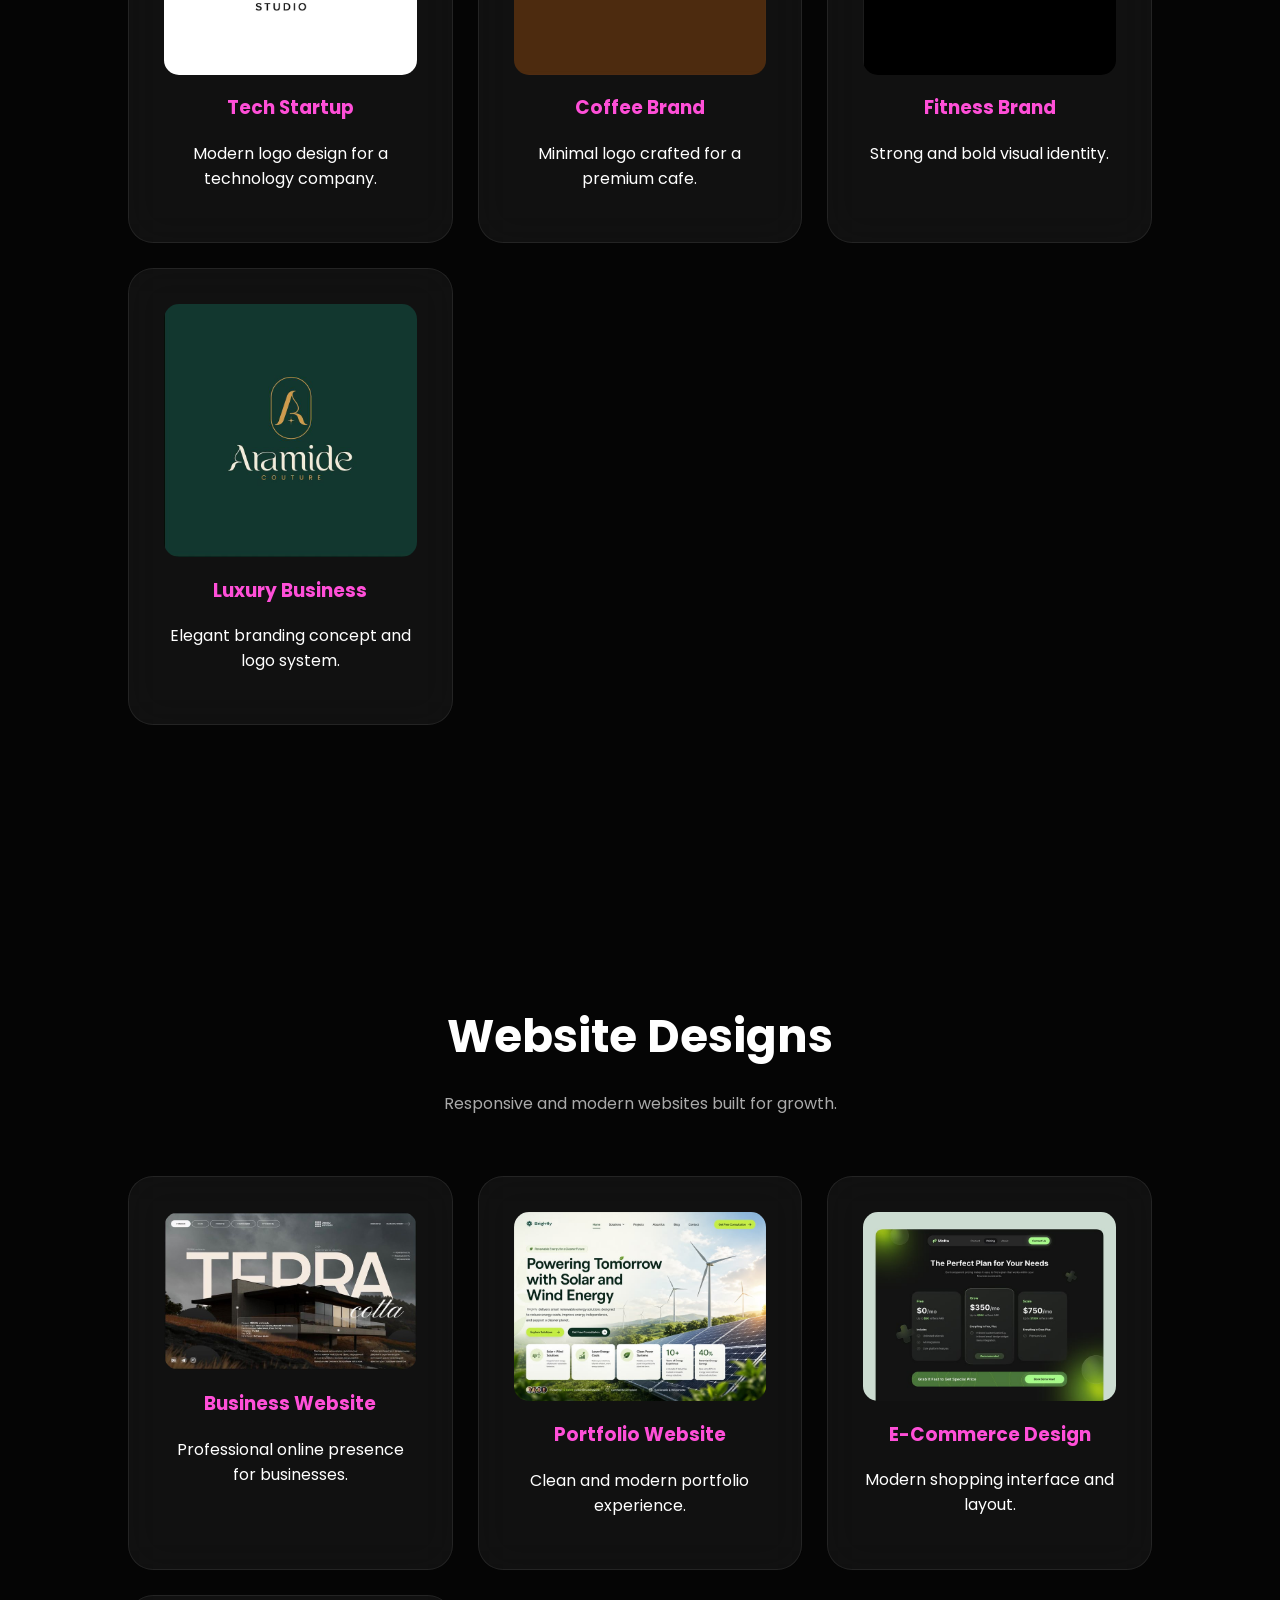
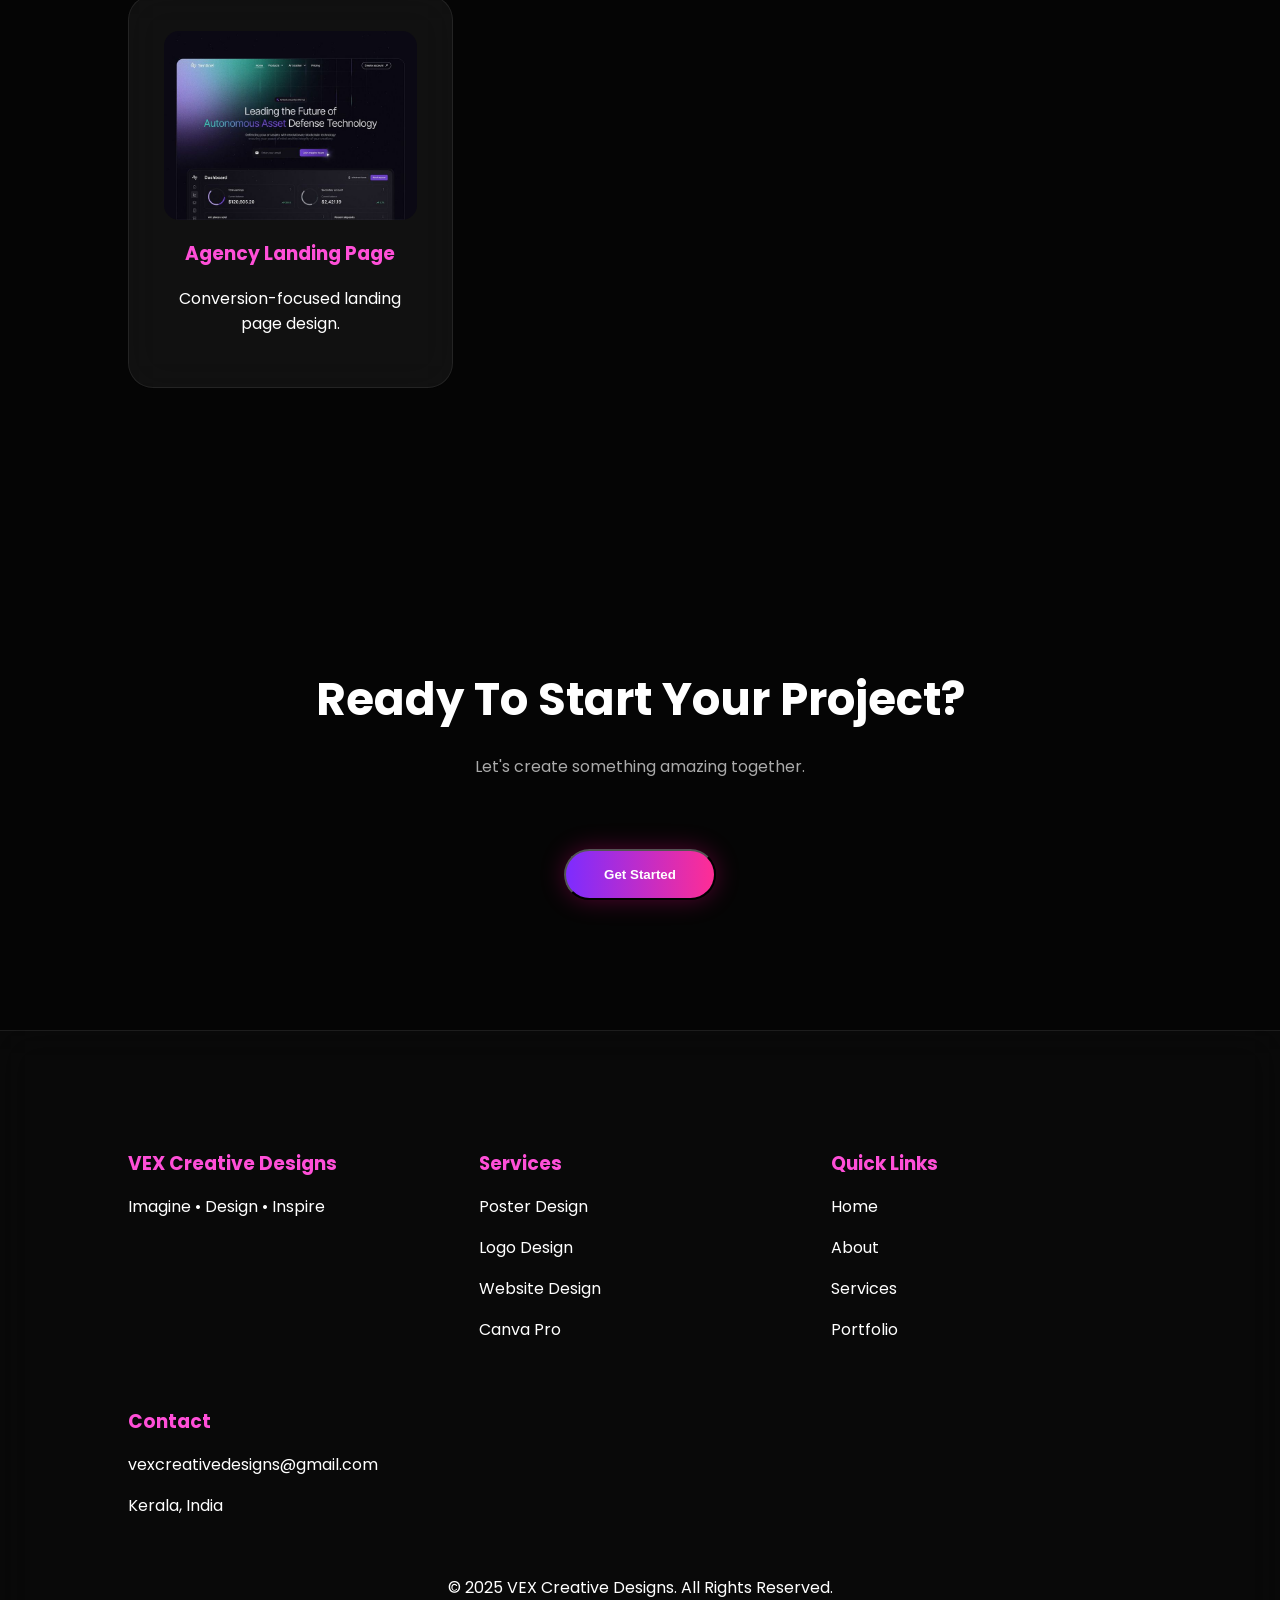
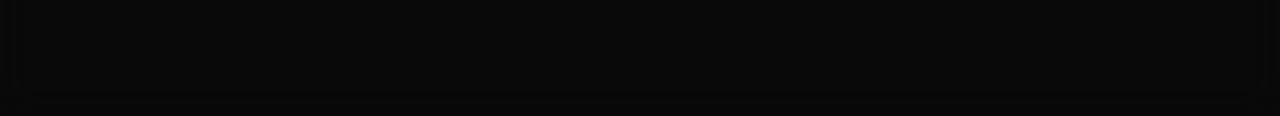
<file: portfolio.html>
<!DOCTYPE html>
<html lang="en">
<head>
<meta charset="UTF-8">
<meta name="viewport" content="width=device-width, initial-scale=1.0">

<title>Design Portfolio | Logos, Posters & Websites - VEX</title>

<meta name="description" content="Explore the VEX Creative Designs portfolio featuring creative posters, logo designs, brand identity concepts and modern website design projects.">

<meta name="robots" content="index, follow">

<link rel="canonical" href="https://vex.official.work.gd/portfolio.html">

<meta property="og:type" content="website">
<meta property="og:site_name" content="VEX Creative Designs">
<meta property="og:title" content="Creative Design Portfolio | VEX Creative Designs">
<meta property="og:description" content="Explore creative poster designs, branding concepts, professional logos and modern website designs from VEX.">
<meta property="og:url" content="https://vex.official.work.gd/portfolio.html">
<meta property="og:image" content="https://vex.official.work.gd/logo.png">

<meta name="twitter:card" content="summary">

<link rel="stylesheet" href="style.css">

<link href="https://fonts.googleapis.com/css2?family=Poppins:wght@300;400;500;600;700;800&display=swap" rel="stylesheet">
</head>

<body>

<div class="bg"></div>

<!-- NAVBAR -->

<nav>
<a href="index.html">Home</a>
<a href="about.html">About</a>
<a href="services.html">Services</a>
<a href="portfolio.html">Portfolio</a>
<a href="canva-pro.html">Canva Pro</a>
<a href="contact.html">Contact</a>
</nav>

<!-- HERO -->

<section class="hero">

<img src="logo.png" alt="VEX Logo">

<div class="tagline">
OUR PORTFOLIO
</div>

<h1>
Creative Work<br>
By VEX
</h1>

<p>
VEX Creative Designs is a creative studio focused on branding,
social media design, logo creation and modern website development.

Every project is designed with creativity, strategy and attention
to detail to help businesses grow and stand out online.

Explore some of our featured work below.
</p>

</section>

<!-- POSTER DESIGNS -->

<section class="reveal">

<h2 class="title">Poster Designs</h2>

<p class="subtitle">
Creative social media and promotional designs.
</p>

<div class="grid">

<div class="card">
<img src="poster1.jpg"
     class="portfolio-img"
     alt="Creative promotional poster designed by VEX Creative Designs"
     loading="lazy"><h3>Restaurant Promotion</h3>
<p>Creative promotional poster for social media marketing.</p>
</div>

<div class="card">
<img src="poster2.jpg" class="portfolio-img" alt="Product advertising campaign poster by VEX Creative Designs" loading="lazy">
<h3>Product Campaign</h3>
<p>High-engagement product advertisement design.</p>
</div>

<div class="card">
<img src="poster3.jpg" class="portfolio-img" alt="Event promotional poster designed by VEX Creative Designs" loading="lazy">
<h3>Event Poster</h3>
<p>Modern event promotion designed for maximum reach.</p>
</div>

<div class="card">
<img src="poster4.jpg" class="portfolio-img" alt="Business promotional poster and brand awareness design by VEX Creative Designs" loading="lazy">
<h3>Business Promotion</h3>
<p>Brand awareness campaign creative.</p>
</div>

</div>

</section>

<!-- LOGO DESIGNS -->

<section class="reveal">

<h2 class="title">Logo Designs</h2>

<p class="subtitle">
Unique visual identities created for brands.
</p>

<div class="grid">

<div class="card">
<img src="logo1.jpg" class="portfolio-img" alt="Modern technology startup logo design by VEX Creative Designs" loading="lazy">
<h3>Tech Startup</h3>
<p>Modern logo design for a technology company.</p>
</div>

<div class="card">
<img src="logo2.jpg" class="portfolio-img" alt="Minimal coffee brand logo design by VEX Creative Designs" loading="lazy">
<h3>Coffee Brand</h3>
<p>Minimal logo crafted for a premium cafe.</p>
</div>

<div class="card">
<img src="logo3.jpg" class="portfolio-img" alt="Bold fitness brand logo design by VEX Creative Designs" loading="lazy">
<h3>Fitness Brand</h3>
<p>Strong and bold visual identity.</p>
</div>

<div class="card">
<img src="logo4.jpg" class="portfolio-img" alt="Elegant luxury business logo and branding design by VEX Creative Designs" loading="lazy">
<h3>Luxury Business</h3>
<p>Elegant branding concept and logo system.</p>
</div>

</div>

</section>

<!-- WEBSITE DESIGNS -->

<section class="reveal">

<h2 class="title">Website Designs</h2>

<p class="subtitle">
Responsive and modern websites built for growth.
</p>

<div class="grid">

<div class="card">
<img src="web1.jpg" class="portfolio-img" alt="Professional business website design by VEX Creative Designs" loading="lazy">
<h3>Business Website</h3>
<p>Professional online presence for businesses.</p>
</div>

<div class="card">
<img src="web2.jpg" class="portfolio-img" alt="Modern personal portfolio website design by VEX Creative Designs" loading="lazy">
<h3>Portfolio Website</h3>
<p>Clean and modern portfolio experience.</p>
</div>

<div class="card">
<img src="web3.jpg" class="portfolio-img" alt="Modern e-commerce shopping website design by VEX Creative Designs" loading="lazy">
<h3>E-Commerce Design</h3>
<p>Modern shopping interface and layout.</p>
</div>

<div class="card">
<img src="web4.jpg" class="portfolio-img" alt="Creative agency landing page website design by VEX Creative Designs" loading="lazy">
<h3>Agency Landing Page</h3>
<p>Conversion-focused landing page design.</p>
</div>

</div>

</section>

<!-- CTA -->

<section class="reveal">

<h2 class="title">
Ready To Start Your Project?
</h2>

<p class="subtitle">
Let's create something amazing together.
</p>

<div style="text-align:center">

<button class="btn primary" onclick="openForm()">
Get Started
</button>

</div>

</section>

<!-- FOOTER -->

<footer>

<div class="footer-grid">

<div>
<h3 class="footer-title">VEX Creative Designs</h3>
<p>Imagine • Design • Inspire</p>
</div>

<div>
<h3 class="footer-title">Services</h3>
<p>Poster Design</p>
<p>Logo Design</p>
<p>Website Design</p>
<p>Canva Pro</p>
</div>

<div>
<h3 class="footer-title">Quick Links</h3>
<p>Home</p>
<p>About</p>
<p>Services</p>
<p>Portfolio</p>
</div>

<div>
<h3 class="footer-title">Contact</h3>
<p>vexcreativedesigns@gmail.com</p>
<p>Kerala, India</p>
</div>

</div>

<br>

<center>
<p>© 2025 VEX Creative Designs. All Rights Reserved.</p>
</center>

</footer>

<!-- POPUP FORM -->

<div class="popup-form" id="popupForm">

<div class="form-box">

<span class="close-btn" onclick="closeForm()">✕</span>

<h2>Start Your Project</h2>

<form id="projectForm">

<input type="text" id="name" placeholder="Full Name" required>

<input type="email" id="email" placeholder="Email Address" required>

<input type="tel" id="phone" placeholder="Mobile Number" required>

<input type="text" id="brand" placeholder="Business / Brand Name">

<select id="service">
<option>Poster Design</option>
<option>Logo Design</option>
<option>Website Design</option>
<option>Social Media Design</option>
<option>Canva Pro Access</option>
<option>Complete Branding</option>
</select>

<textarea id="details"
placeholder="Describe your project..."
rows="5"></textarea>

<button type="button"
class="btn primary"
onclick="sendWhatsApp()">
Send Request
</button>

</form>

</div>

</div>

<script src="script.js"></script>

</body>
</html>
</file>
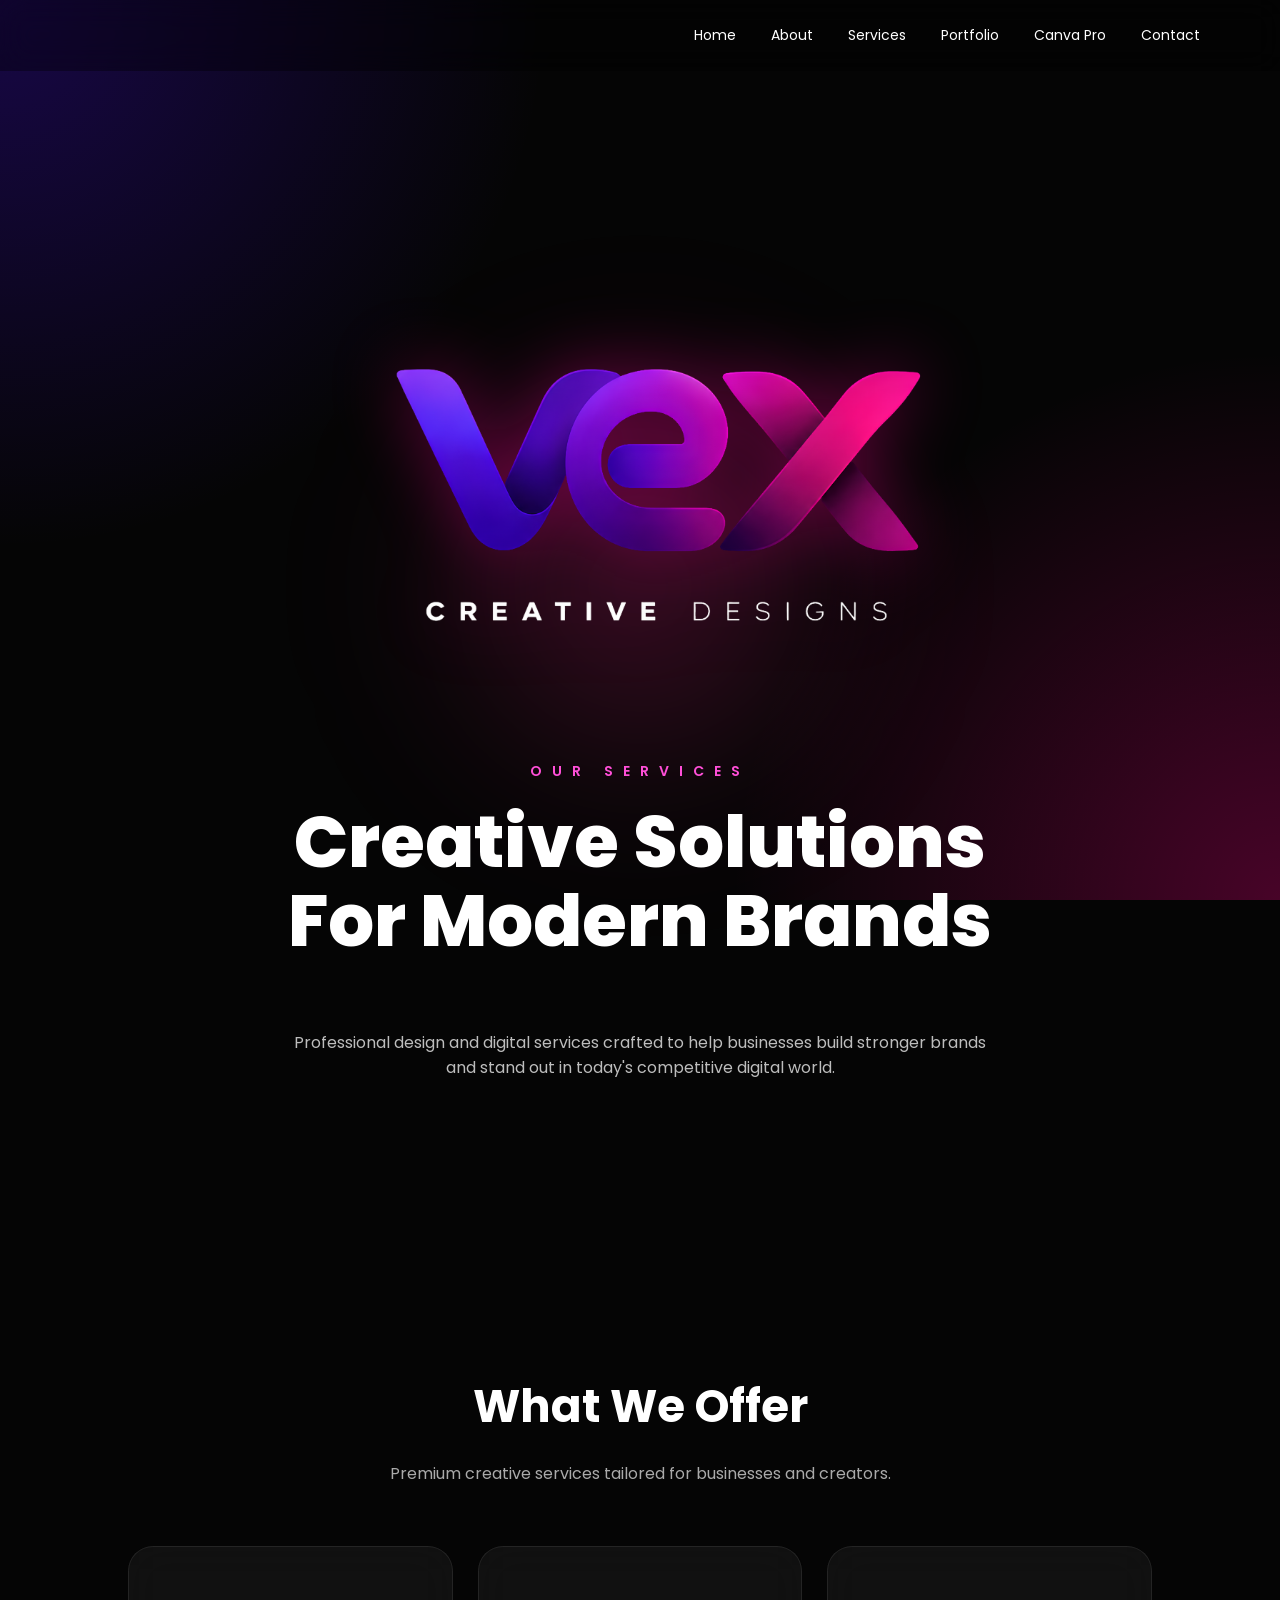
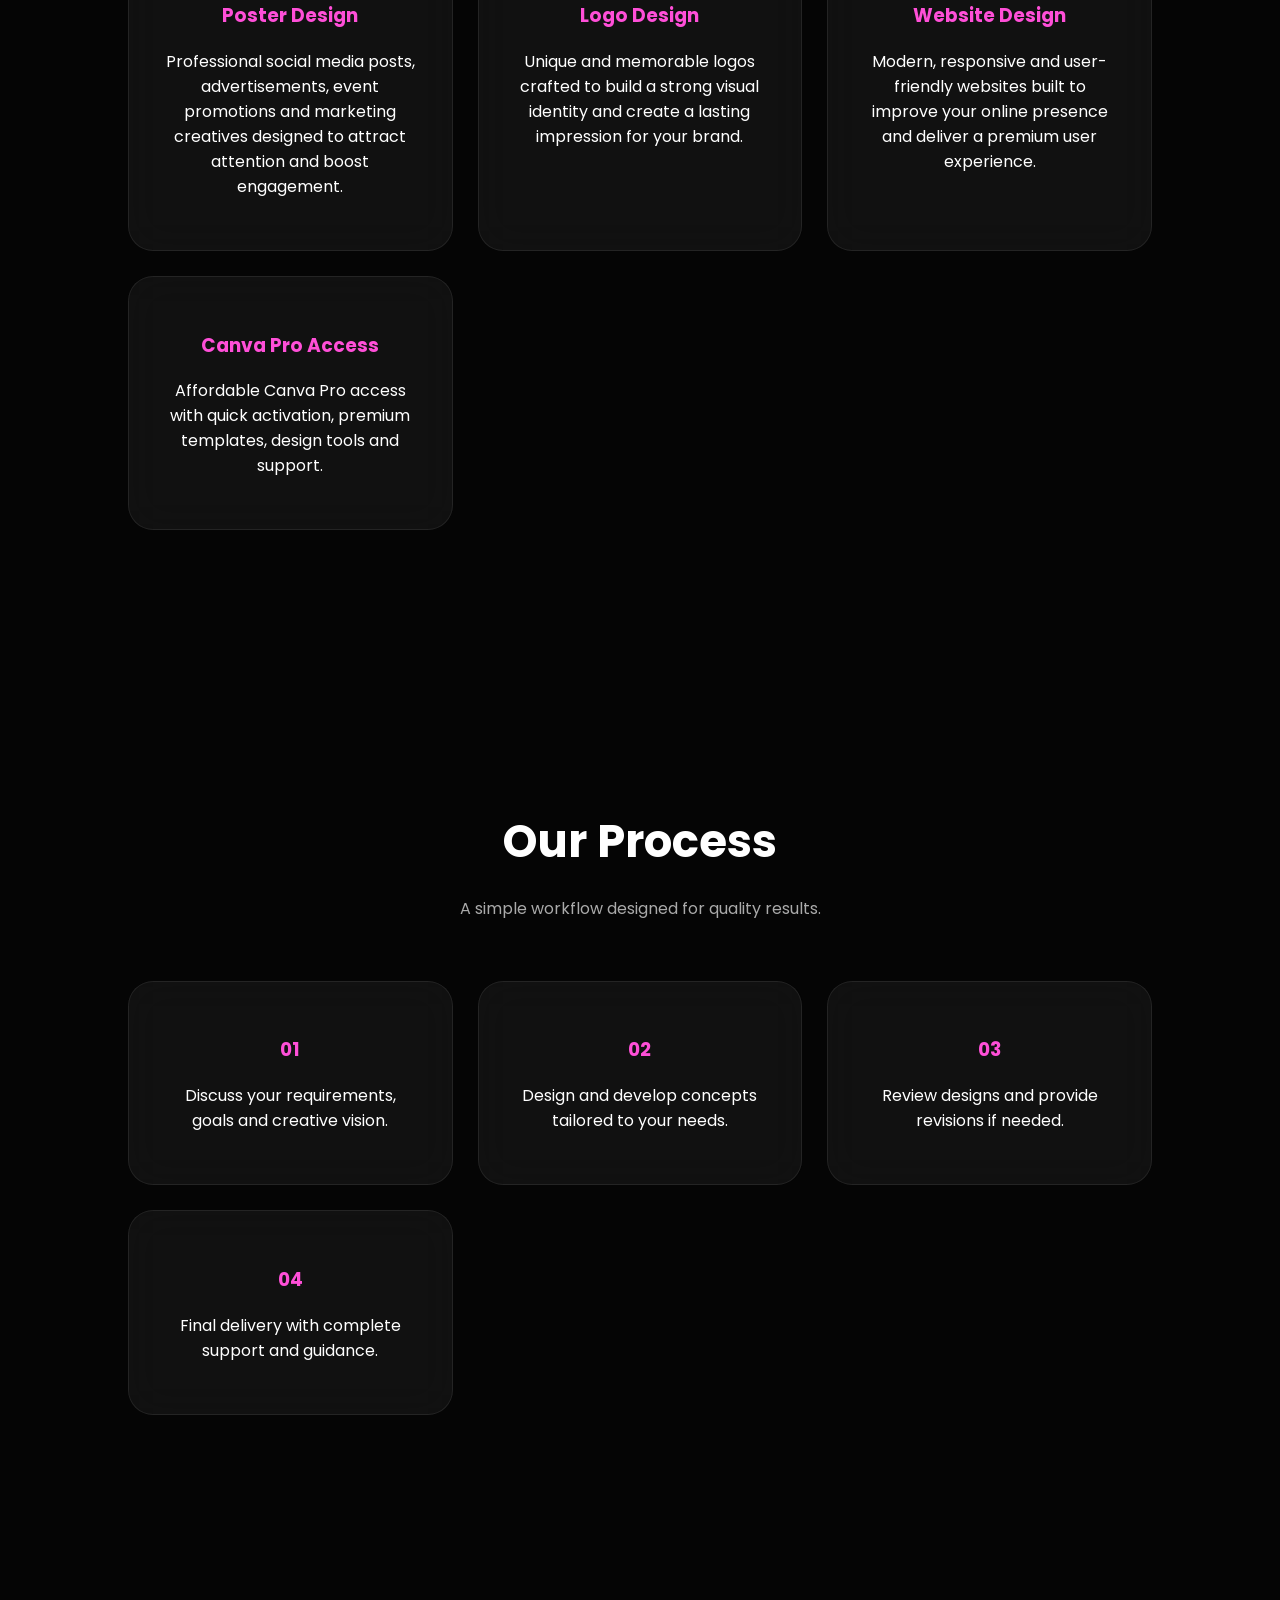
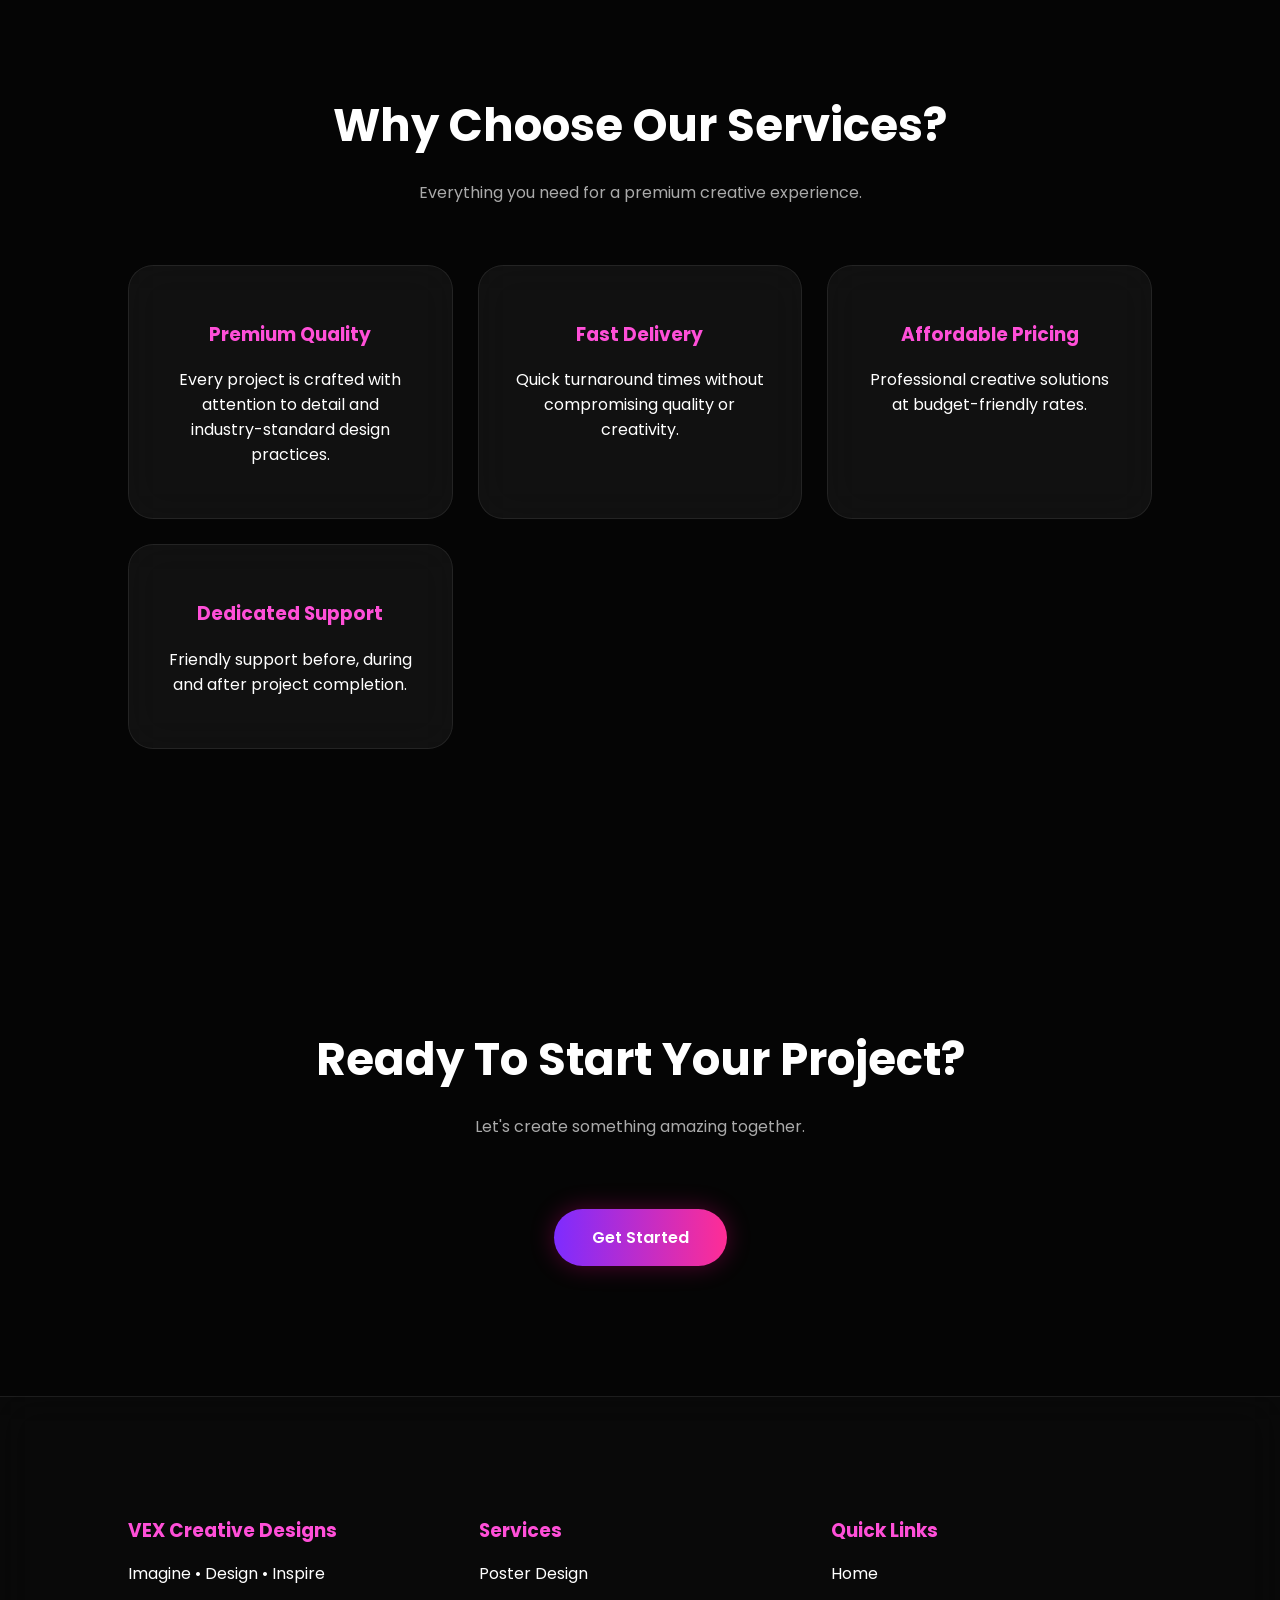
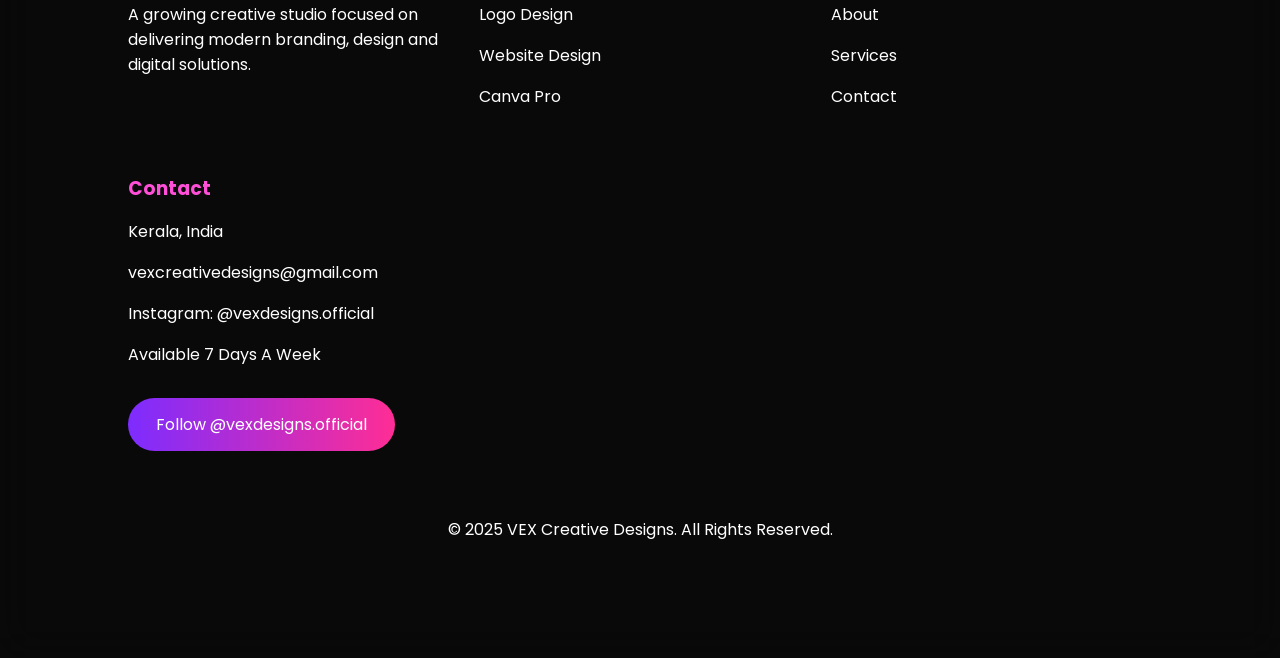
<file: services.html>
<!DOCTYPE html>
<html lang="en">
<head>
<meta charset="UTF-8">
<meta name="viewport" content="width=device-width, initial-scale=1.0">

<title>Logo, Poster & Website Design Services | VEX</title>

<meta name="description" content="Explore logo design, promotional posters, social media creatives, website design and branding services from VEX Creative Designs in Kerala.">

<meta name="robots" content="index, follow">

<link rel="canonical" href="https://vex.official.work.gd/services.html">

<meta property="og:type" content="website">
<meta property="og:site_name" content="VEX Creative Designs">

<meta property="og:title" content="Creative Design Services | VEX Creative Designs">

<meta property="og:description" content="Explore professional logo design, social media posters, modern website design and creative branding solutions from VEX.">

<meta property="og:url" content="https://vex.official.work.gd/services.html">

<meta property="og:image" content="https://vex.official.work.gd/logo.png">

<meta name="twitter:card" content="summary">

<link rel="stylesheet" href="style.css">

<link href="https://fonts.googleapis.com/css2?family=Poppins:wght@300;400;500;600;700;800&display=swap" rel="stylesheet">
</head>

<body>

<div class="bg"></div>

<!-- NAVBAR -->

<nav>
<a href="index.html">Home</a>
<a href="about.html">About</a>
<a href="services.html">Services</a>
<a href="portfolio.html">Portfolio</a>
<a href="canva-pro.html">Canva Pro</a>
<a href="contact.html">Contact</a>
</nav>

<!-- HERO -->

<section class="hero">

<img src="logo.png" alt="VEX Logo">

<div class="tagline">
OUR SERVICES
</div>

<h1>
Creative Solutions<br>
For Modern Brands
</h1>

<p>
Professional design and digital services crafted
to help businesses build stronger brands and
stand out in today's competitive digital world.
</p>

</section>

<!-- SERVICES -->

<section class="reveal">

<h2 class="title">What We Offer</h2>

<p class="subtitle">
Premium creative services tailored for businesses and creators.
</p>

<div class="grid">

<div class="card">
<h3>Poster Design</h3>
<p>
Professional social media posts, advertisements,
event promotions and marketing creatives designed
to attract attention and boost engagement.
</p>
</div>

<div class="card">
<h3>Logo Design</h3>
<p>
Unique and memorable logos crafted to build
a strong visual identity and create a lasting
impression for your brand.
</p>
</div>

<div class="card">
<h3>Website Design</h3>
<p>
Modern, responsive and user-friendly websites
built to improve your online presence and
deliver a premium user experience.
</p>
</div>

<div class="card">
<h3>Canva Pro Access</h3>
<p>
Affordable Canva Pro access with quick activation,
premium templates, design tools and support.
</p>
</div>

</div>

</section>

<!-- PROCESS -->

<section class="reveal">

<h2 class="title">Our Process</h2>

<p class="subtitle">
A simple workflow designed for quality results.
</p>

<div class="grid">

<div class="card">
<h3>01</h3>
<p>
Discuss your requirements, goals and creative vision.
</p>
</div>

<div class="card">
<h3>02</h3>
<p>
Design and develop concepts tailored to your needs.
</p>
</div>

<div class="card">
<h3>03</h3>
<p>
Review designs and provide revisions if needed.
</p>
</div>

<div class="card">
<h3>04</h3>
<p>
Final delivery with complete support and guidance.
</p>
</div>

</div>

</section>

<!-- WHY CHOOSE US -->

<section class="reveal">

<h2 class="title">Why Choose Our Services?</h2>

<p class="subtitle">
Everything you need for a premium creative experience.
</p>

<div class="grid">

<div class="card">
<h3>Premium Quality</h3>
<p>
Every project is crafted with attention to detail
and industry-standard design practices.
</p>
</div>

<div class="card">
<h3>Fast Delivery</h3>
<p>
Quick turnaround times without compromising
quality or creativity.
</p>
</div>

<div class="card">
<h3>Affordable Pricing</h3>
<p>
Professional creative solutions at
budget-friendly rates.
</p>
</div>

<div class="card">
<h3>Dedicated Support</h3>
<p>
Friendly support before, during and
after project completion.
</p>
</div>

</div>

</section>

<!-- CTA -->

<section class="reveal" id="start-project">
<h2 class="title">
Ready To Start Your Project?
</h2>

<p class="subtitle">
Let's create something amazing together.
</p>

<div style="text-align:center">

<a href="javascript:void(0)" class="btn primary" onclick="openForm()">
Get Started
</a>

</div>

</section>

<!-- FOOTER -->

<footer>

<div class="footer-grid">

<div>

<h3 class="footer-title">
VEX Creative Designs
</h3>

<p>
Imagine • Design • Inspire
</p>

<p>
A growing creative studio focused on delivering modern branding,
design and digital solutions.
</p>

</div>

<div>

<h3 class="footer-title">
Services
</h3>

<p>Poster Design</p>
<p>Logo Design</p>
<p>Website Design</p>
<p>Canva Pro</p>

</div>

<div>

<h3 class="footer-title">
Quick Links
</h3>

<p>Home</p>
<p>About</p>
<p>Services</p>
<p>Contact</p>

</div>

<div>

<h3 class="footer-title">
Contact
</h3>

<p>Kerala, India</p>

<p>vexcreativedesigns@gmail.com</p>

<p>Instagram: @vexdesigns.official</p>

<p>Available 7 Days A Week</p>

<a
href="https://instagram.com/vexdesigns.official"
target="_blank"
class="follow-btn">

Follow @vexdesigns.official

</a>

</div>

</div>

<br><br>

<center>

<p>
© 2025 VEX Creative Designs. All Rights Reserved.
</p>

</center>

</footer>

<!-- POPUP FORM -->

<div class="popup-form" id="popupForm">

<div class="form-box">

    <span class="close-btn" onclick="closeForm()">✕</span>

    <h2>Start Your Project</h2>

    <form id="projectForm">

        <input type="text" id="name" placeholder="Full Name" required>

        <input type="email" id="email" placeholder="Email Address" required>

        <input type="tel" id="phone" placeholder="Mobile Number" required>

        <input type="text" id="brand" placeholder="Business / Brand Name">

        <select id="service">
            <option>Poster Design</option>
            <option>Logo Design</option>
            <option>Website Design</option>
            <option>Social Media Design</option>
            <option>Canva Pro Access</option>
            <option>Complete Branding</option>
        </select>

        <textarea
            id="details"
            placeholder="Describe your project..."
            rows="5"></textarea>

        <button
            type="button"
            class="btn primary"
            onclick="sendWhatsApp()">
            Send Request
        </button>

    </form>

</div>

</div>

<script src="script.js"></script>

</body>
</html>
</file>
<file: style.css>
body{
    margin:0;
    font-family:'Poppins',sans-serif;
    background:#050505;
    color:white;
    overflow-x:hidden;
}

html{
    scroll-behavior:smooth;
}

.bg{
    position:fixed;
    width:100%;
    height:100%;
    top:0;
    left:0;
    background:
    radial-gradient(circle at top left,#4b0eff44,transparent 35%),
    radial-gradient(circle at bottom right,#ff008844,transparent 35%),
    #050505;
    z-index:-1;
}

nav{
    display:flex;
    justify-content:flex-end;
    padding:25px 80px;
    position:sticky;
    top:0;
    backdrop-filter:blur(15px);
    background:rgba(0,0,0,.35);
    z-index:999;
}

nav a{
    color:white;
    text-decoration:none;
    margin-left:35px;
    font-size:14px;
    transition:.3s;
    position:relative;
}

nav a:hover{
    color:#ff4fd8;
}

nav a::after{
    content:'';
    position:absolute;
    left:0;
    bottom:-6px;
    width:0;
    height:2px;
    background:#ff4fd8;
    transition:.3s;
}

nav a:hover::after{
    width:100%;
}

.hero{
    min-height:90vh;
    display:flex;
    justify-content:center;
    align-items:center;
    flex-direction:column;
    text-align:center;
    position:relative;
}

.hero img{
    width:700px;
    max-width:90%;
    animation:float 4s ease-in-out infinite;
    filter:drop-shadow(0 0 35px rgba(255,0,150,.35));
    margin-top:-40px;
    margin-bottom:-40px;
}

@keyframes float{
0%,100%{
transform:translateY(0);
}
50%{
transform:translateY(-15px);
}
}

.tagline{
    margin-top:-50px;
    margin-bottom:10px;
    letter-spacing:10px;
    font-size:14px;
    color:#ff4fd8;
    font-weight:600;
}

.hero h1{
    font-size:72px;
    max-width:1000px;
    margin-top:10px;
    line-height:1.1;
    font-weight:800;
}

.hero p{
    max-width:700px;
    color:#bdbdbd;
    margin-top:10px;
}

.buttons{
    margin-top:30px;
}

.btn{
display:inline-block;
padding:16px 38px;
border-radius:50px;
text-decoration:none;
margin:10px;
transition:.4s;
font-weight:600;
}

.btn:hover{
transform:translateY(-5px);
}

.primary{
background:linear-gradient(90deg,#7d2cff,#ff2d95);
color:white;
box-shadow:0 0 25px rgba(255,0,140,.3);
}

.secondary{
border:1px solid rgba(255,255,255,.2);
color:white;
}

section{
    padding:120px 10%;
}

.title{
    text-align:center;
    font-size:45px;
    margin-bottom:20px;
}

.subtitle{
    text-align:center;
    color:#aaa;
    margin-bottom:60px;
}

.grid{
    display:grid;
    grid-template-columns:repeat(auto-fit,minmax(250px,1fr));
    gap:25px;
}

.card{
background:rgba(255,255,255,.05);
backdrop-filter:blur(20px);
border:1px solid rgba(255,255,255,.08);
border-radius:25px;
padding:35px;
transition:.4s;
overflow:hidden;
text-align:center;
}

.card:hover{
transform:translateY(-12px);
box-shadow:0 0 35px rgba(255,0,150,.18);
border-color:#ff4fd8;
}

.card h3{
    color:#ff4fd8;
}

.testimonial{
text-align:center;
background:rgba(255,255,255,.05);
backdrop-filter:blur(25px);
border:1px solid rgba(255,255,255,.08);
border-radius:25px;
padding:35px;
max-width:320px;
margin:auto;
}

.testimonial img{
    width:80px;
    height:80px;
    border-radius:50%;
    object-fit:cover;
    margin-bottom:15px;
}

.counter-section{
    padding-top:50px;
}

.counter-grid{
    display:grid;
    grid-template-columns:repeat(auto-fit,minmax(220px,1fr));
    gap:20px;
}

.counter h2{
    font-size:55px;
    color:#ff4fd8;
}

.counter{
    text-align:center;
    background:rgba(255,255,255,.05);
    border-radius:25px;
    padding:35px;
    backdrop-filter:blur(20px);
    border:1px solid rgba(255,255,255,.08);
    transition:.4s;
}

.counter:hover{
    transform:translateY(-10px);
    border-color:#ff4fd8;
    box-shadow:0 0 30px rgba(255,0,150,.15);
}

footer{
padding:100px 10%;
border-top:1px solid rgba(255,255,255,.08);
background:rgba(255,255,255,.02);
backdrop-filter:blur(20px);
}

.footer-grid{
    display:grid;
    grid-template-columns:repeat(auto-fit,minmax(250px,1fr));
    gap:30px;
}

.footer-title{
    color:#ff4fd8;
    margin-bottom:15px;
}

.follow-btn{
display:inline-block;
margin-top:15px;
padding:14px 28px;
border-radius:40px;
background:linear-gradient(90deg,#7d2cff,#ff2d95);
color:white;
text-decoration:none;
transition:.4s;
}

.follow-btn:hover{
transform:translateY(-4px);
box-shadow:0 0 25px rgba(255,0,140,.35);
}

.reveal{
    opacity:0;
    transform:translateY(60px);
    transition:1s;
}

.reveal.active{
    opacity:1;
    transform:translateY(0);
}
@media(max-width:768px){

.hero h1{
font-size:42px;
}

.hero img{
width:320px;
}

nav{
padding:20px;
justify-content:center;
flex-wrap:wrap;
}

nav a{
margin:8px;
}

.title{
font-size:32px;
}

}

.hero::before{
content:'';
position:absolute;
width:500px;
height:500px;
left:50%;
top:45%;
transform:translate(-50%,-50%);
background:radial-gradient(circle,#ff2d9540,transparent 70%);
filter:blur(80px);
z-index:-1;
}

/* POPUP FORM */

.popup-form{
    position:fixed;
    top:0;
    left:0;
    width:100%;
    height:100%;
    background:rgba(0,0,0,.8);
    backdrop-filter:blur(10px);
    display:none;
    justify-content:center;
    align-items:center;
    z-index:9999;
}

.form-box{
    width:90%;
    max-width:550px;
    background:rgba(255,255,255,.05);
    border:1px solid rgba(255,255,255,.08);
    backdrop-filter:blur(20px);
    border-radius:25px;
    padding:35px;
    position:relative;
    animation:popupShow .3s ease;
}

@keyframes popupShow{
    from{
        opacity:0;
        transform:translateY(20px);
    }
    to{
        opacity:1;
        transform:translateY(0);
    }
}

.form-box h2{
    text-align:center;
    color:#ff4fd8;
    margin-bottom:25px;
}

.form-box input,
.form-box select,
.form-box textarea{
    width:100%;
    padding:14px;
    margin-bottom:15px;
    border:none;
    outline:none;
    border-radius:12px;
    background:rgba(255,255,255,.08);
    color:white;
    font-family:'Poppins',sans-serif;
    box-sizing:border-box;
}

.form-box textarea{
    resize:none;
}

.form-box select option{
    color:black;
}

.close-btn{
    position:absolute;
    top:15px;
    right:20px;
    font-size:24px;
    cursor:pointer;
    color:white;
}

.close-btn:hover{
    color:#ff4fd8;
}

.portfolio-img{
width:100%;
height:auto;
border-radius:15px;
display:block;
margin-bottom:15px;
transition:0.4s;
}

.card{
overflow:hidden;
}

.portfolio-img:hover{
transform:scale(1.05);
transition:0.4s;
}
.contact-logo{
display:flex;
justify-content:center;
align-items:center;
width:120px;
height:120px;
margin:25px auto;
border-radius:50%;
background:rgba(255,255,255,.05);
border:1px solid rgba(255,255,255,.08);
backdrop-filter:blur(20px);
overflow:hidden;
}

.contact-logo img{
width:90px;
height:auto;
margin:0;
filter:none;
animation:none;
}

.card p{
word-wrap:break-word;
overflow-wrap:break-word;
}
.features-grid{
display:grid;
grid-template-columns:repeat(4,1fr);
gap:25px;
}

@media(max-width:768px){
.features-grid{
grid-template-columns:repeat(2,1fr);
}
}
</file>
